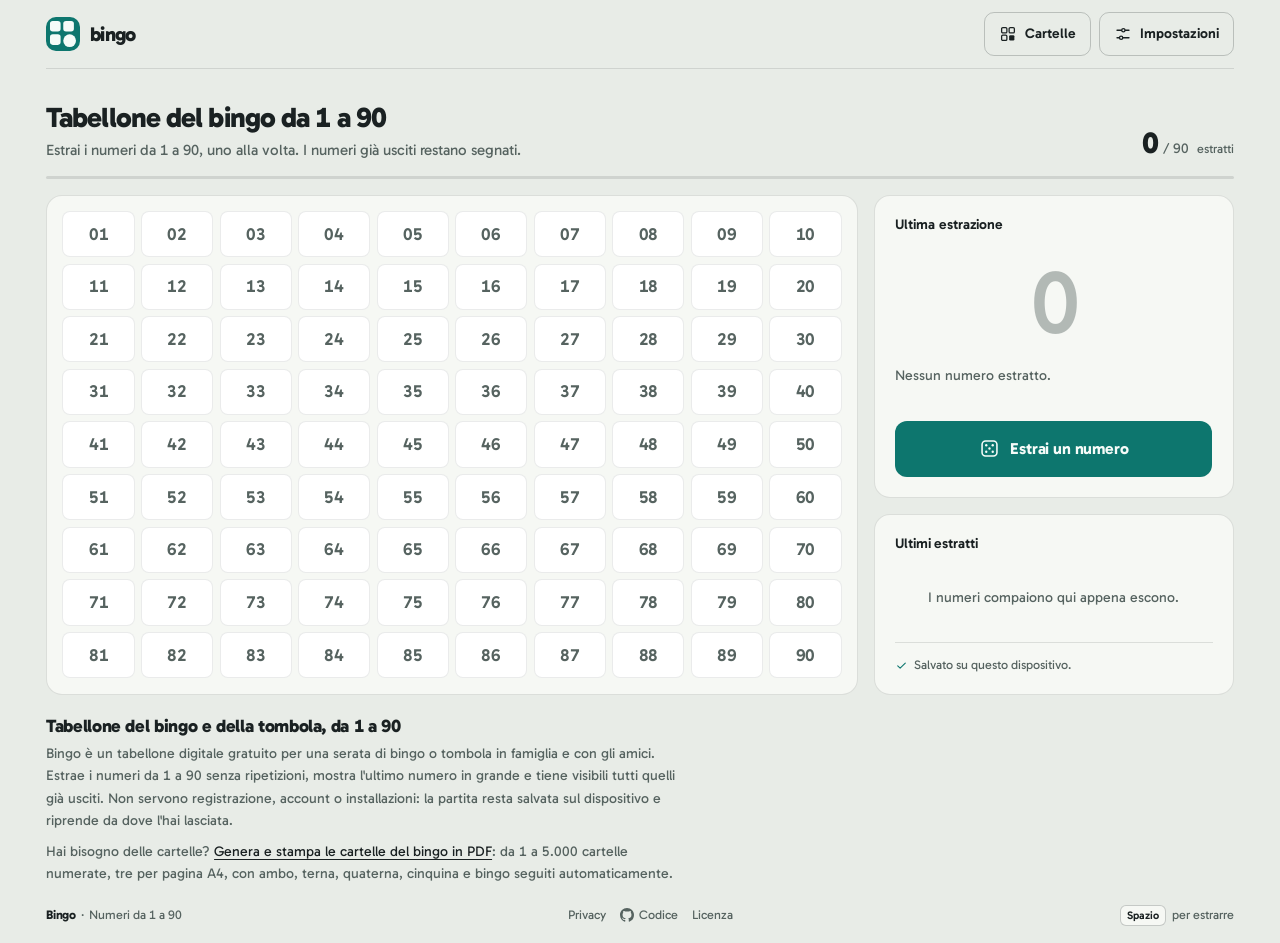
<file: index.html>
<!doctype html>
<html lang="it" class="no-js" data-type="software" data-radius="soft" data-buttons="solid">
<head>
<meta charset="utf-8">
<meta name="viewport" content="width=device-width, initial-scale=1, viewport-fit=cover">
<title>Bingo e tombola: tabellone digitale da 1 a 90</title>
<meta name="description" content="Estrai i numeri da 1 a 90, vedi l'ultimo in grande e tieni traccia di quelli usciti. Gratis, senza registrazione; la partita resta salvata sul dispositivo.">
<meta name="robots" content="index, follow, max-image-preview:large">
<link rel="canonical" href="https://bingo.poppi.cc/">
<meta name="page-type" content="software">
<meta name="site-kind" content="software">
<meta name="color-scheme" content="dark light">
<meta name="theme-color" content="#121617" id="theme-color">
<meta property="og:type" content="website">
<meta property="og:site_name" content="Bingo">
<meta property="og:locale" content="it_IT">
<meta property="og:url" content="https://bingo.poppi.cc/">
<meta property="og:title" content="Bingo e tombola: tabellone digitale da 1 a 90">
<meta property="og:description" content="Estrai i numeri da 1 a 90, vedi l'ultimo in grande e riprendi la partita dal dispositivo. Gratis, senza registrazione.">
<meta property="og:image" content="https://bingo.poppi.cc/assets/og-image.png">
<meta property="og:image:type" content="image/png">
<meta property="og:image:width" content="1200">
<meta property="og:image:height" content="630">
<meta property="og:image:alt" content="Bingo: tabellone digitale da 1 a 90 e cartelle da stampare">
<meta name="twitter:card" content="summary_large_image">
<meta name="twitter:title" content="Bingo e tombola: tabellone digitale da 1 a 90">
<meta name="twitter:description" content="Estrai i numeri da 1 a 90, vedi l'ultimo in grande e riprendi la partita dal dispositivo. Gratis, senza registrazione.">
<meta name="twitter:image" content="https://bingo.poppi.cc/assets/og-image.png">
<meta name="twitter:image:alt" content="Bingo: tabellone digitale da 1 a 90 e cartelle da stampare">
<script type="application/ld+json">
{
  "@context": "https://schema.org",
  "@graph": [
    {
      "@type": "WebSite",
      "@id": "https://bingo.poppi.cc/#website",
      "url": "https://bingo.poppi.cc/",
      "name": "Bingo",
      "description": "Tabellone digitale da 1 a 90 con estrazione dei numeri e cartelle da stampare.",
      "inLanguage": "it",
      "sameAs": [
        "https://github.com/rizzonicola/bingo"
      ]
    },
    {
      "@type": "WebApplication",
      "@id": "https://bingo.poppi.cc/#app",
      "name": "Tabellone del bingo",
      "url": "https://bingo.poppi.cc/",
      "description": "Estrai i numeri da 1 a 90 uno alla volta, vedi l'ultimo in grande e tieni traccia di tutti quelli usciti.",
      "applicationCategory": "GameApplication",
      "operatingSystem": "Any",
      "browserRequirements": "Requires JavaScript",
      "inLanguage": "it",
      "isAccessibleForFree": true,
      "offers": {
        "@type": "Offer",
        "price": "0",
        "priceCurrency": "EUR"
      },
      "featureList": [
        "Estrazione casuale dei numeri da 1 a 90 senza ripetizioni",
        "Ultimo numero in grande e cronologia degli estratti",
        "Partita salvata sul dispositivo",
        "Nomi tradizionali napoletani",
        "Interfaccia in italiano, inglese e francese"
      ],
      "isPartOf": {
        "@id": "https://bingo.poppi.cc/#website"
      }
    }
  ]
}
</script>
<link rel="icon" href="favicon.svg" type="image/svg+xml">
<link rel="icon" href="assets/icons/favicon-32.png" sizes="32x32" type="image/png">
<link rel="icon" href="assets/icons/favicon-16.png" sizes="16x16" type="image/png">
<link rel="icon" href="favicon.ico" sizes="48x48">
<link rel="apple-touch-icon" href="assets/icons/apple-touch-icon.png">
<link rel="manifest" href="site.webmanifest">
<link rel="preload" href="assets/fonts/gabarito-latin.woff2" as="font" type="font/woff2" crossorigin>
<link rel="stylesheet" href="assets/styles.css">
<script>
  (() => {
    const root = document.documentElement;
    root.classList.replace('no-js', 'js');
    let prefs = {};
    // Legacy key kept so existing preferences survive the rebrand.
    try { prefs = JSON.parse(localStorage.getItem('tombola.prefs.v1') || '{}') || {}; } catch (error) {}
    const colors = {
      light: '#e8ece7',
      dark: '#121617',
      christmas: '#0c1711',
      'christmas-light': '#f1e8d8',
      'christmas-red': '#1b0c0d',
    };
    const theme = Object.hasOwn(colors, prefs.theme)
      ? prefs.theme
      : (matchMedia('(prefers-color-scheme: dark)').matches ? 'dark' : 'light');
    root.dataset.theme = theme;
    const meta = document.querySelector('meta[name="theme-color"]');
    if (meta) meta.content = colors[theme];
  })();
</script>
<script src="assets/names.js" defer></script>
<script src="assets/copy.js" defer></script>
<script src="assets/common.js" defer></script>
<script src="assets/board-ui.js" defer></script>
<script src="assets/app.js" defer></script>
</head>
<body>
<a class="skip-link" href="#main" data-i18n="skip">Vai al tabellone</a>

<div class="app">
  <header class="topbar">
    <a class="brand" href="./" aria-label="Bingo">
      <span class="brand__mark" aria-hidden="true">
        <svg class="brand__glyph" viewBox="0 0 256 256" focusable="false">
          <g fill="currentColor">
            <rect x="30" y="30" width="80" height="80" rx="21"/>
            <rect x="130" y="30" width="80" height="80" rx="21"/>
            <rect x="30" y="130" width="80" height="80" rx="21"/>
            <circle cx="178" cy="178" r="48"/>
          </g>
        </svg>
        <svg class="brand__hat" viewBox="0 0 48 40" focusable="false">
          <path d="M7 31C5 19 13 7 25 5c7-1.2 12 1 15 5 2 2.8 1.5 6-1 7.5-2.5 1.5-5.5.5-7-2-2.2-3.7-6.2-5-10.5-4-6.5 1.5-10 8.5-9 18.5Z" fill="#c7352c" stroke="#f8f3e7" stroke-width="2.5" stroke-linejoin="round"/>
          <rect x="4" y="29" width="36" height="9" rx="4.5" fill="#f8f3e7"/>
          <circle cx="43" cy="9" r="5" fill="#f8f3e7"/>
        </svg>
      </span>
      <span class="brand__word">bingo</span>
    </a>
    <div class="topbar__actions">
      <a class="mode-link" href="cards.html" data-i18n-aria="cardsLink">
        <svg class="icon" viewBox="0 0 24 24" aria-hidden="true">
          <rect x="3.5" y="3.5" width="7" height="7" rx="1.6" fill="none" stroke="currentColor" stroke-width="1.7"/>
          <rect x="13.5" y="3.5" width="7" height="7" rx="1.6" fill="none" stroke="currentColor" stroke-width="1.7"/>
          <rect x="3.5" y="13.5" width="7" height="7" rx="1.6" fill="none" stroke="currentColor" stroke-width="1.7"/>
          <rect x="13.5" y="13.5" width="7" height="7" rx="1.6" fill="currentColor"/>
        </svg>
        <span data-i18n="cards">Cartelle</span>
      </a>
      <button class="settings-button" type="button" id="open-settings" aria-haspopup="dialog" data-i18n-aria="settings">
        <svg class="icon" viewBox="0 0 24 24" aria-hidden="true">
          <path d="M4 7h6M15 7h5M4 17h3M12 17h8" fill="none" stroke="currentColor" stroke-width="1.7" stroke-linecap="round"/>
          <circle cx="12.5" cy="7" r="2.2" fill="none" stroke="currentColor" stroke-width="1.7"/>
          <circle cx="9.5" cy="17" r="2.2" fill="none" stroke="currentColor" stroke-width="1.7"/>
        </svg>
        <span data-i18n="settings">Impostazioni</span>
      </button>
    </div>
  </header>

  <main id="main">
    <header class="page-head">
      <div class="page-head__copy">
        <h1 data-i18n="title">Tabellone del bingo da 1 a 90</h1>
        <p class="page-head__intro" data-i18n="intro">Estrai i numeri da 1 a 90, uno alla volta. I numeri già usciti restano segnati.</p>
      </div>
      <p class="tally" aria-hidden="true">
        <strong id="drawn-count">0</strong><span class="tally__total">/ 90</span>
        <span class="tally__label" data-i18n="drawnLabel">estratti</span>
      </p>
      <div class="progress" id="progress" role="progressbar" aria-valuemin="0" aria-valuemax="90" aria-valuenow="0" aria-label="Numeri estratti" data-i18n-aria="progressLabel">
        <span class="progress__fill" id="progress-fill"></span>
      </div>
    </header>

    <div class="game">
      <section class="stage" aria-labelledby="stage-title">
        <div class="stage__head">
          <h2 id="stage-title" data-i18n="lastDraw">Ultima estrazione</h2>
          <p class="stage__draw-count" id="stage-ordinal" hidden></p>
        </div>
        <div class="stage__number-wrap">
          <p class="stage__number is-empty" id="last-number" aria-hidden="true">0</p>
          <p class="stage__name" id="last-name" aria-hidden="true" hidden></p>
          <p class="sr-only" id="last-number-sr"></p>
        </div>
        <p class="stage__status" id="stage-status" data-i18n="noDraw">Nessun numero estratto.</p>
        <div class="stage__actions">
          <button class="btn-draw" type="button" id="draw-button" disabled>
            <svg class="btn-draw__icon" viewBox="0 0 24 24" aria-hidden="true">
              <rect x="3.5" y="3.5" width="17" height="17" rx="4" fill="none" stroke="currentColor" stroke-width="1.8"/>
              <circle cx="8.3" cy="8.3" r="1.35" fill="currentColor"/>
              <circle cx="15.7" cy="8.3" r="1.35" fill="currentColor"/>
              <circle cx="12" cy="12" r="1.35" fill="currentColor"/>
              <circle cx="8.3" cy="15.7" r="1.35" fill="currentColor"/>
              <circle cx="15.7" cy="15.7" r="1.35" fill="currentColor"/>
            </svg>
            <span data-i18n="draw">Estrai un numero</span>
          </button>
        </div>
      </section>

      <section class="board-panel" aria-labelledby="board-sr-title">
        <h2 class="sr-only" id="board-sr-title" data-i18n="boardTitle">Numeri da 1 a 90</h2>
        <ol class="board" id="board" aria-label="Tabellone dei numeri da 1 a 90" data-i18n-aria="boardLabel"></ol>
        <noscript><p class="noscript">Per estrarre i numeri serve JavaScript.</p></noscript>
      </section>

      <section class="history" aria-labelledby="history-title">
        <div class="history__head">
          <h2 id="history-title" data-i18n="recent">Ultimi estratti</h2>
          <button class="text-button" type="button" id="reset-button" hidden>
            <svg class="icon icon--small" viewBox="0 0 24 24" aria-hidden="true">
              <path d="M20 11a8 8 0 1 0-2.4 6.4" fill="none" stroke="currentColor" stroke-width="1.8" stroke-linecap="round"/>
              <path d="M20 4.5V11h-6.5" fill="none" stroke="currentColor" stroke-width="1.8" stroke-linecap="round" stroke-linejoin="round"/>
            </svg>
            <span data-i18n="restart">Ricomincia</span>
          </button>
        </div>
        <p class="history__empty" id="history-empty" data-i18n="recentEmpty">I numeri compaiono qui appena escono.</p>
        <ol class="history__list" id="history-list" hidden></ol>
        <p class="history__saved">
          <svg class="icon icon--tiny" viewBox="0 0 24 24" aria-hidden="true">
            <path d="M5 12.5l4.5 4.5L19 7.5" fill="none" stroke="currentColor" stroke-width="2" stroke-linecap="round" stroke-linejoin="round"/>
          </svg>
          <span data-i18n="saved">Salvato su questo dispositivo.</span>
        </p>
      </section>
    </div>

    <section class="about" aria-labelledby="about-title" lang="it">
      <h2 id="about-title">Tabellone del bingo e della tombola, da 1 a 90</h2>
      <p>Bingo è un tabellone digitale gratuito per una serata di bingo o tombola in famiglia e con gli amici. Estrae i numeri da 1 a 90 senza ripetizioni, mostra l'ultimo numero in grande e tiene visibili tutti quelli già usciti. Non servono registrazione, account o installazioni: la partita resta salvata sul dispositivo e riprende da dove l'hai lasciata.</p>
      <p>Hai bisogno delle cartelle? <a href="cards.html">Genera e stampa le cartelle del bingo in PDF</a>: da 1 a 5.000 cartelle numerate, tre per pagina A4, con ambo, terna, quaterna, cinquina e bingo seguiti automaticamente.</p>
    </section>
  </main>

  <footer class="foot">
    <p><span class="foot__brand">Bingo</span> <span class="foot__sep" aria-hidden="true">·</span> <span data-i18n="numbers">Numeri da 1 a 90</span></p>
    <nav class="foot__links" aria-label="Informazioni sul progetto" data-i18n-aria="projectLinks">
      <a href="privacy.html" data-i18n="privacy">Privacy</a>
      <a href="https://github.com/rizzonicola/bingo" target="_blank" rel="noopener">
        <svg class="icon" viewBox="0 0 16 16" aria-hidden="true">
          <path fill="currentColor" d="M8 0C3.58 0 0 3.58 0 8c0 3.54 2.29 6.53 5.47 7.59.4.07.55-.17.55-.38 0-.19-.01-.82-.01-1.49-2.01.37-2.53-.49-2.69-.94-.09-.23-.48-.94-.82-1.13-.28-.15-.68-.52-.01-.53.63-.01 1.08.58 1.23.82.72 1.21 1.87.87 2.33.66.07-.52.28-.87.51-1.07-1.78-.2-3.64-.89-3.64-3.95 0-.87.31-1.59.82-2.15-.08-.2-.36-1.02.08-2.12 0 0 .67-.21 2.2.82.64-.18 1.32-.27 2-.27s1.36.09 2 .27c1.53-1.04 2.2-.82 2.2-.82.44 1.1.16 1.92.08 2.12.51.56.82 1.27.82 2.15 0 3.07-1.87 3.75-3.65 3.95.29.25.54.73.54 1.48 0 1.07-.01 1.93-.01 2.2 0 .21.15.46.55.38A8.01 8.01 0 0 0 16 8c0-4.42-3.58-8-8-8Z"/>
        </svg>
        <span data-i18n="source">Codice</span>
      </a>
      <a href="https://github.com/rizzonicola/bingo/blob/main/LICENSE" target="_blank" rel="noopener" data-i18n="license">Licenza</a>
    </nav>
    <p class="shortcut"><kbd data-i18n="spaceKey">Spazio</kbd> <span data-i18n="shortcut">per estrarre</span></p>
  </footer>
</div>

<p class="sr-only" id="live-region" aria-live="polite"></p>

<dialog class="drawer" id="settings-dialog" aria-labelledby="settings-title" aria-describedby="settings-lede">
  <div class="drawer__panel">
    <header class="drawer__head">
      <h2 id="settings-title" data-i18n="settings">Impostazioni</h2>
      <button class="icon-button" type="button" data-close aria-label="Chiudi" data-i18n-aria="close">
        <svg class="icon" viewBox="0 0 24 24" aria-hidden="true">
          <path d="M6 6l12 12M18 6 6 18" fill="none" stroke="currentColor" stroke-width="1.8" stroke-linecap="round"/>
        </svg>
      </button>
    </header>
    <p class="drawer__lede" id="settings-lede" data-i18n="settingsLede">La lingua e il colore si cambiano quando vuoi. Le modifiche restano su questo dispositivo.</p>

    <fieldset class="setting">
      <legend data-i18n="language">Lingua</legend>
      <div class="choices choices--language">
        <label class="choice">
          <input class="sr-only" type="radio" name="language" value="system">
          <span class="choice__body">
            <span class="choice__badge" aria-hidden="true">
              <svg class="icon" viewBox="0 0 24 24">
                <rect x="3" y="4" width="18" height="13" rx="2.5" fill="none" stroke="currentColor" stroke-width="1.7"/>
                <path d="M8 21h8M12 17v4" fill="none" stroke="currentColor" stroke-width="1.7" stroke-linecap="round"/>
              </svg>
            </span>
            <span class="choice__label">
              <span data-i18n="system">Sistema</span>
              <small id="detected-language">Italiano</small>
            </span>
            <span class="choice__mark" aria-hidden="true"></span>
          </span>
        </label>
        <label class="choice">
          <input class="sr-only" type="radio" name="language" value="it">
          <span class="choice__body">
            <span class="choice__badge" aria-hidden="true">IT</span>
            <span class="choice__label">Italiano</span>
            <span class="choice__mark" aria-hidden="true"></span>
          </span>
        </label>
        <label class="choice">
          <input class="sr-only" type="radio" name="language" value="en">
          <span class="choice__body">
            <span class="choice__badge" aria-hidden="true">EN</span>
            <span class="choice__label">English</span>
            <span class="choice__mark" aria-hidden="true"></span>
          </span>
        </label>
        <label class="choice">
          <input class="sr-only" type="radio" name="language" value="fr">
          <span class="choice__body">
            <span class="choice__badge" aria-hidden="true">FR</span>
            <span class="choice__label">Français</span>
            <span class="choice__mark" aria-hidden="true"></span>
          </span>
        </label>
      </div>
    </fieldset>

    <fieldset class="setting">
      <legend data-i18n="names">Nomi napoletani</legend>
      <label class="toggle">
        <input class="sr-only" type="checkbox" id="neapolitan-names" aria-labelledby="names-toggle-label" aria-describedby="names-toggle-hint">
        <span class="toggle__body">
          <span class="toggle__copy">
            <span class="toggle__label" id="names-toggle-label" data-i18n="namesToggle">Mostra il nome tradizionale</span>
            <small id="names-toggle-hint" data-i18n="namesHint">Sotto il numero compare il nome tradizionale napoletano.</small>
          </span>
          <span class="toggle__switch" aria-hidden="true">
            <span class="toggle__thumb"></span>
          </span>
        </span>
      </label>
    </fieldset>

    <fieldset class="setting">
      <legend data-i18n="color">Colore</legend>
      <div class="choices choices--theme">
        <label class="choice">
          <input class="sr-only" type="radio" name="theme" value="system">
          <span class="choice__body choice__body--stacked">
            <span class="swatch swatch--system" aria-hidden="true"></span>
            <span class="choice__label" data-i18n="system">Sistema</span>
            <span class="choice__mark" aria-hidden="true"></span>
          </span>
        </label>
        <label class="choice">
          <input class="sr-only" type="radio" name="theme" value="light">
          <span class="choice__body choice__body--stacked">
            <span class="swatch swatch--light" aria-hidden="true"></span>
            <span class="choice__label" data-i18n="light">Chiaro</span>
            <span class="choice__mark" aria-hidden="true"></span>
          </span>
        </label>
        <label class="choice">
          <input class="sr-only" type="radio" name="theme" value="dark">
          <span class="choice__body choice__body--stacked">
            <span class="swatch swatch--dark" aria-hidden="true"></span>
            <span class="choice__label" data-i18n="dark">Scuro</span>
            <span class="choice__mark" aria-hidden="true"></span>
          </span>
        </label>
        <label class="choice">
          <input class="sr-only" type="radio" name="theme" value="christmas">
          <span class="choice__body choice__body--stacked">
            <span class="swatch swatch--xmas" aria-hidden="true"></span>
            <span class="choice__label" data-i18n="christmas">Natale</span>
            <span class="choice__mark" aria-hidden="true"></span>
          </span>
        </label>
        <label class="choice">
          <input class="sr-only" type="radio" name="theme" value="christmas-light">
          <span class="choice__body choice__body--stacked">
            <span class="swatch swatch--xmas-light" aria-hidden="true"></span>
            <span class="choice__label" data-i18n="christmasLight">Crema</span>
            <span class="choice__mark" aria-hidden="true"></span>
          </span>
        </label>
        <label class="choice">
          <input class="sr-only" type="radio" name="theme" value="christmas-red">
          <span class="choice__body choice__body--stacked">
            <span class="swatch swatch--xmas-red" aria-hidden="true"></span>
            <span class="choice__label" data-i18n="christmasRed">Rosso</span>
            <span class="choice__mark" aria-hidden="true"></span>
          </span>
        </label>
      </div>
    </fieldset>

    <div class="drawer__foot">
      <button class="btn-secondary btn-secondary--wide" type="button" data-close data-i18n="done">Fatto</button>
    </div>
  </div>
</dialog>

<dialog class="confirm" id="reset-dialog" role="alertdialog" aria-labelledby="reset-title" aria-describedby="reset-body">
  <form method="dialog">
    <h2 id="reset-title" data-i18n="resetTitle">Ricominciare da capo?</h2>
    <p class="confirm__body" id="reset-body" data-i18n="resetBody">Tutti i numeri tornano disponibili e il tabellone si svuota. L'operazione non si può annullare.</p>
    <div class="confirm__actions">
      <button class="btn-secondary" value="cancel" data-i18n="cancel">Annulla</button>
      <button class="btn-danger" value="confirm" id="confirm-reset" data-i18n="restart">Ricomincia</button>
    </div>
  </form>
</dialog>

<noscript><p class="noscript noscript--fixed">Per estrarre i numeri serve JavaScript.</p></noscript>
</body>
</html>
</file>
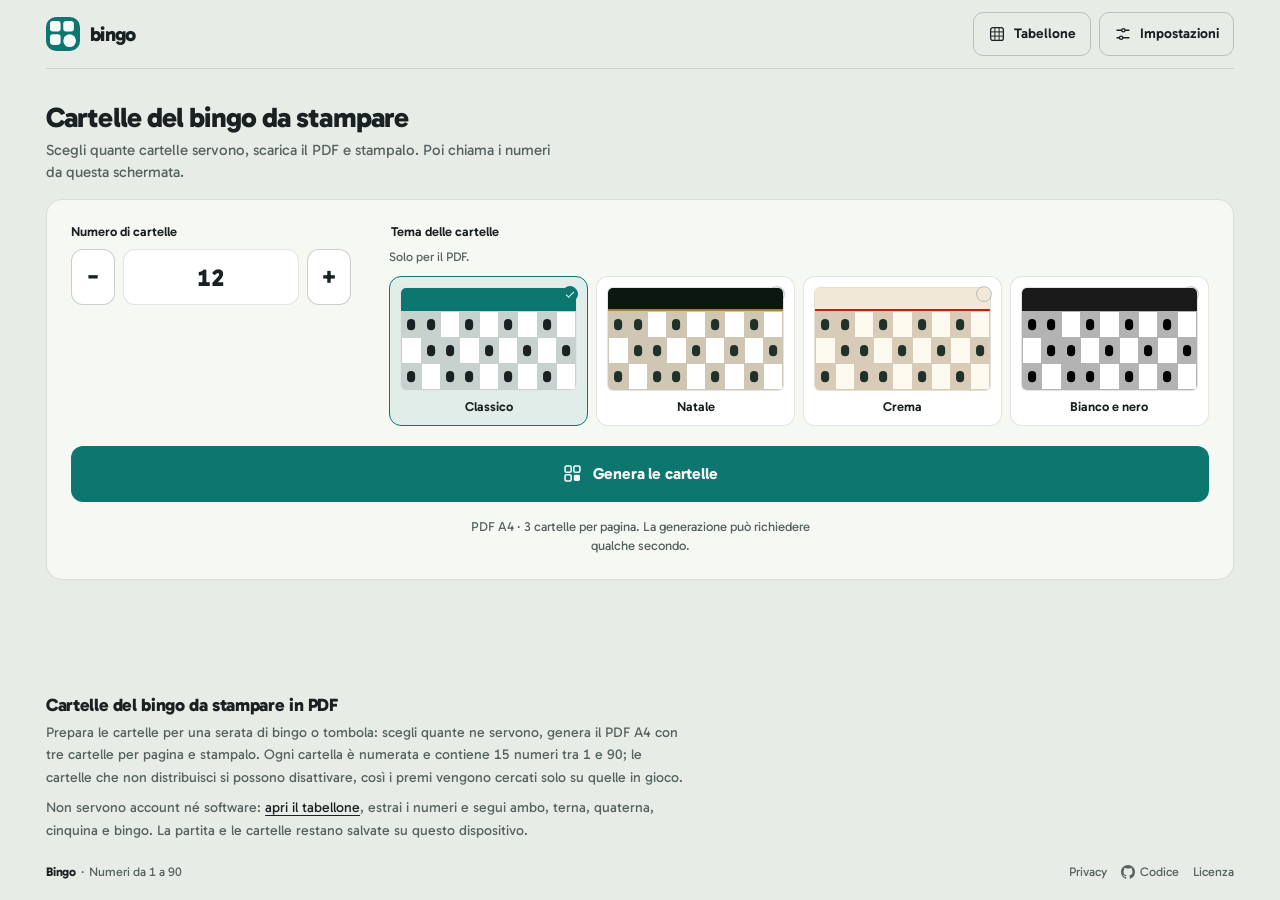
<file: cards.html>
<!doctype html>
<html lang="it" class="no-js" data-type="software" data-radius="soft" data-buttons="solid">
<head>
<meta charset="utf-8">
<meta name="viewport" content="width=device-width, initial-scale=1, viewport-fit=cover">
<title>Cartelle del bingo da stampare in PDF, gratis</title>
<meta name="description" content="Genera fino a 5.000 cartelle numerate e scarica il PDF A4 da stampare: tre per pagina, con ambo, terna, quaterna, cinquina e bingo. Gratis, senza registrazione.">
<meta name="robots" content="index, follow, max-image-preview:large">
<link rel="canonical" href="https://bingo.poppi.cc/cards">
<meta name="page-type" content="software">
<meta name="site-kind" content="software">
<meta name="color-scheme" content="dark light">
<meta name="theme-color" content="#121617" id="theme-color">
<meta property="og:type" content="website">
<meta property="og:site_name" content="Bingo">
<meta property="og:locale" content="it_IT">
<meta property="og:url" content="https://bingo.poppi.cc/cards">
<meta property="og:title" content="Cartelle del bingo da stampare in PDF, gratis">
<meta property="og:description" content="Genera fino a 5.000 cartelle numerate, scarica il PDF A4 e segui ambo, terna, quaterna, cinquina e bingo.">
<meta property="og:image" content="https://bingo.poppi.cc/assets/og-image.png">
<meta property="og:image:type" content="image/png">
<meta property="og:image:width" content="1200">
<meta property="og:image:height" content="630">
<meta property="og:image:alt" content="Bingo: tabellone digitale da 1 a 90 e cartelle da stampare">
<meta name="twitter:card" content="summary_large_image">
<meta name="twitter:title" content="Cartelle del bingo da stampare in PDF, gratis">
<meta name="twitter:description" content="Genera fino a 5.000 cartelle numerate, scarica il PDF A4 e segui ambo, terna, quaterna, cinquina e bingo.">
<meta name="twitter:image" content="https://bingo.poppi.cc/assets/og-image.png">
<meta name="twitter:image:alt" content="Bingo: tabellone digitale da 1 a 90 e cartelle da stampare">
<script type="application/ld+json">
{
  "@context": "https://schema.org",
  "@graph": [
    {
      "@type": "WebApplication",
      "@id": "https://bingo.poppi.cc/cards#app",
      "name": "Cartelle del bingo da stampare",
      "url": "https://bingo.poppi.cc/cards",
      "description": "Genera fino a 5.000 cartelle del bingo numerate e scarica il PDF A4 da stampare, tre per pagina.",
      "applicationCategory": "GameApplication",
      "operatingSystem": "Any",
      "browserRequirements": "Requires JavaScript",
      "inLanguage": "it",
      "isAccessibleForFree": true,
      "offers": {
        "@type": "Offer",
        "price": "0",
        "priceCurrency": "EUR"
      },
      "featureList": [
        "Fino a 5.000 cartelle numerate",
        "PDF A4 con tre cartelle per pagina",
        "Ambo, terna, quaterna, cinquina e bingo",
        "Cartelle non distribuite disattivabili"
      ],
      "isPartOf": {
        "@id": "https://bingo.poppi.cc/#website"
      }
    },
    {
      "@type": "BreadcrumbList",
      "itemListElement": [
        {
          "@type": "ListItem",
          "position": 1,
          "name": "Tabellone",
          "item": "https://bingo.poppi.cc/"
        },
        {
          "@type": "ListItem",
          "position": 2,
          "name": "Cartelle",
          "item": "https://bingo.poppi.cc/cards"
        }
      ]
    }
  ]
}
</script>
<link rel="icon" href="favicon.svg" type="image/svg+xml">
<link rel="icon" href="assets/icons/favicon-32.png" sizes="32x32" type="image/png">
<link rel="icon" href="assets/icons/favicon-16.png" sizes="16x16" type="image/png">
<link rel="icon" href="favicon.ico" sizes="48x48">
<link rel="apple-touch-icon" href="assets/icons/apple-touch-icon.png">
<link rel="manifest" href="site.webmanifest">
<link rel="preload" href="assets/fonts/gabarito-latin.woff2" as="font" type="font/woff2" crossorigin>
<link rel="stylesheet" href="assets/styles.css">
<link rel="stylesheet" href="assets/cartelle.css">
<script>
  (() => {
    const root = document.documentElement;
    root.classList.replace('no-js', 'js');
    let prefs = {};
    // Legacy key kept so existing preferences survive the rebrand.
    try { prefs = JSON.parse(localStorage.getItem('tombola.prefs.v1') || '{}') || {}; } catch (error) {}
    const colors = {
      light: '#e8ece7',
      dark: '#121617',
      christmas: '#0c1711',
      'christmas-light': '#f1e8d8',
      'christmas-red': '#1b0c0d',
    };
    const theme = Object.hasOwn(colors, prefs.theme)
      ? prefs.theme
      : (matchMedia('(prefers-color-scheme: dark)').matches ? 'dark' : 'light');
    root.dataset.theme = theme;
    const meta = document.querySelector('meta[name="theme-color"]');
    if (meta) meta.content = colors[theme];
  })();
</script>
<script src="assets/names.js" defer></script>
<script src="assets/copy.js" defer></script>
<script src="assets/common.js" defer></script>
<script src="assets/cards.js" defer></script>
<script src="assets/prizes.js" defer></script>
<script src="assets/pdf.js" defer></script>
<script src="assets/board-ui.js" defer></script>
<script src="assets/game-state.js" defer></script>
<script src="assets/cartelle.js" defer></script>
</head>
<body>
<a class="skip-link" href="#main" data-i18n="skip">Vai alle cartelle</a>

<div class="app">
  <header class="topbar">
    <a class="brand" href="./" aria-label="Bingo">
      <span class="brand__mark" aria-hidden="true">
        <svg class="brand__glyph" viewBox="0 0 256 256" focusable="false">
          <g fill="currentColor">
            <rect x="30" y="30" width="80" height="80" rx="21"/>
            <rect x="130" y="30" width="80" height="80" rx="21"/>
            <rect x="30" y="130" width="80" height="80" rx="21"/>
            <circle cx="178" cy="178" r="48"/>
          </g>
        </svg>
        <svg class="brand__hat" viewBox="0 0 48 40" focusable="false">
          <path d="M7 31C5 19 13 7 25 5c7-1.2 12 1 15 5 2 2.8 1.5 6-1 7.5-2.5 1.5-5.5.5-7-2-2.2-3.7-6.2-5-10.5-4-6.5 1.5-10 8.5-9 18.5Z" fill="#c7352c" stroke="#f8f3e7" stroke-width="2.5" stroke-linejoin="round"/>
          <rect x="4" y="29" width="36" height="9" rx="4.5" fill="#f8f3e7"/>
          <circle cx="43" cy="9" r="5" fill="#f8f3e7"/>
        </svg>
      </span>
      <span class="brand__word">bingo</span>
    </a>
    <div class="topbar__actions">
      <a class="mode-link" href="./" data-i18n-aria="boardLink" aria-label="Torna al tabellone">
        <svg class="icon" viewBox="0 0 24 24" aria-hidden="true">
          <rect x="3.5" y="3.5" width="17" height="17" rx="3" fill="none" stroke="currentColor" stroke-width="1.7"/>
          <path d="M9.2 3.5v17M14.8 3.5v17M3.5 9.2h17M3.5 14.8h17" fill="none" stroke="currentColor" stroke-width="1.3"/>
        </svg>
        <span data-i18n="board">Tabellone</span>
      </a>
      <button class="settings-button" type="button" id="open-settings" aria-haspopup="dialog" data-i18n-aria="settings">
        <svg class="icon" viewBox="0 0 24 24" aria-hidden="true">
          <path d="M4 7h6M15 7h5M4 17h3M12 17h8" fill="none" stroke="currentColor" stroke-width="1.7" stroke-linecap="round"/>
          <circle cx="12.5" cy="7" r="2.2" fill="none" stroke="currentColor" stroke-width="1.7"/>
          <circle cx="9.5" cy="17" r="2.2" fill="none" stroke="currentColor" stroke-width="1.7"/>
        </svg>
        <span data-i18n="settings">Impostazioni</span>
      </button>
    </div>
  </header>

  <main id="main">
    <header class="page-head">
      <div class="page-head__copy">
        <h1 id="page-title">Cartelle del bingo da stampare</h1>
        <p class="page-head__intro" id="page-intro">Scegli quante cartelle servono, scarica il PDF e stampalo. Poi chiama i numeri da questa schermata.</p>
      </div>
      <div class="page-head__tools" id="page-tools" hidden>
        <p class="tally" aria-hidden="true">
          <strong id="drawn-count">0</strong><span class="tally__total">/ 90</span>
          <span class="tally__label" data-i18n="drawnLabel">estratti</span>
        </p>
        <button class="settings-button cards-trigger" type="button" id="open-cards" aria-haspopup="dialog">
          <svg class="icon" viewBox="0 0 24 24" aria-hidden="true">
            <rect x="3.5" y="3.5" width="7" height="7" rx="1.6" fill="none" stroke="currentColor" stroke-width="1.7"/>
            <rect x="13.5" y="3.5" width="7" height="7" rx="1.6" fill="none" stroke="currentColor" stroke-width="1.7"/>
            <rect x="3.5" y="13.5" width="7" height="7" rx="1.6" fill="none" stroke="currentColor" stroke-width="1.7"/>
            <rect x="13.5" y="13.5" width="7" height="7" rx="1.6" fill="currentColor"/>
          </svg>
          <span id="cards-button-label">Cartelle · 0 attive</span>
        </button>
      </div>
      <div class="progress" id="progress" role="progressbar" aria-valuemin="0" aria-valuemax="90" aria-valuenow="0" aria-label="Numeri estratti" data-i18n-aria="progressLabel" hidden>
        <span class="progress__fill" id="progress-fill"></span>
      </div>
    </header>

    <section class="setup" id="setup-view" aria-labelledby="page-title">
      <form class="setup-panel" id="setup-form" novalidate>
        <div class="setup-fields" id="setup-fields">
          <div class="field setup-count">
            <label class="field-label" for="card-count" data-i18n="count">Numero di cartelle</label>
            <div class="stepper">
              <button class="stepper__button" type="button" id="count-minus" data-i18n-aria="countMinus" aria-label="Una cartella in meno">−</button>
              <input class="stepper__input" id="card-count" name="count" type="number" inputmode="numeric" min="1" max="5000" step="1" value="12" aria-describedby="count-hint">
              <button class="stepper__button" type="button" id="count-plus" data-i18n-aria="countPlus" aria-label="Una cartella in più">+</button>
            </div>
            <p class="field-hint" id="count-hint" hidden>Da 1 a 5.000.</p>
          </div>

          <fieldset class="field setup-theme">
            <legend class="field-label" data-i18n="cardTheme">Tema delle cartelle</legend>
            <p class="field-hint field-hint--top" data-i18n="pdfOnly">Solo per il PDF.</p>
            <div class="theme-cards" id="theme-choices"></div>
          </fieldset>
        </div>

        <div class="setup-submit" id="setup-submit">
          <button class="btn-draw setup-download" type="submit" id="download-button">
            <svg class="btn-draw__icon" viewBox="0 0 24 24" aria-hidden="true">
              <rect x="3.5" y="3.5" width="7" height="7" rx="1.6" fill="none" stroke="currentColor" stroke-width="1.8"/>
              <rect x="13.5" y="3.5" width="7" height="7" rx="1.6" fill="none" stroke="currentColor" stroke-width="1.8"/>
              <rect x="3.5" y="13.5" width="7" height="7" rx="1.6" fill="none" stroke="currentColor" stroke-width="1.8"/>
              <rect x="13.5" y="13.5" width="7" height="7" rx="1.6" fill="currentColor"/>
            </svg>
            <span data-i18n="generate">Genera le cartelle</span>
          </button>
          <p class="setup-note" data-i18n="setupNote">PDF A4 · 3 cartelle per pagina. La generazione può richiedere qualche secondo.</p>
        </div>

        <div class="setup-progress" id="setup-progress" role="status" hidden>
          <span class="setup-spinner" aria-hidden="true"></span>
          <p class="setup-progress__text" id="setup-progress-text"></p>
        </div>

        <div class="setup-ready" id="setup-ready" hidden>
          <p class="setup-ready__title" id="setup-ready-title"></p>
          <button class="btn-draw" type="button" id="start-button">
            <svg class="btn-draw__icon" viewBox="0 0 24 24" aria-hidden="true">
              <path d="M12 3.5v11M7.5 10.5 12 15l4.5-4.5" fill="none" stroke="currentColor" stroke-width="1.8" stroke-linecap="round" stroke-linejoin="round"/>
              <path d="M4.5 17.5v1.2a1.8 1.8 0 0 0 1.8 1.8h11.4a1.8 1.8 0 0 0 1.8-1.8v-1.2" fill="none" stroke="currentColor" stroke-width="1.8" stroke-linecap="round"/>
            </svg>
            <span data-i18n="download">Scarica il PDF</span>
          </button>
          <p class="setup-note" data-i18n="readyNote">Scarica il PDF e stampalo. Poi chiama i numeri da qui.</p>
          <button class="text-button setup-change" type="button" id="change-count" data-i18n="changeCount">Cambia numero</button>
        </div>
        <p class="field-error setup-error" id="setup-error" role="alert" hidden></p>
      </form>
    </section>

    <section class="cartelle-game" id="game-view" hidden>
      <section class="board-panel" aria-labelledby="board-title">
        <h2 class="sr-only" id="board-title" data-i18n="boardTitle">Numeri da 1 a 90</h2>
        <ol class="board" id="board" aria-label="Tabellone dei numeri da 1 a 90" data-i18n-aria="boardLabel"></ol>
      </section>

      <section class="history" aria-labelledby="recent-title">
        <div class="history__head">
          <h2 id="recent-title" data-i18n="recent">Ultimi estratti</h2>
        </div>
        <p class="history__empty" id="recent-empty" data-i18n="recentEmpty">I numeri compaiono qui appena escono.</p>
        <ol class="history__list" id="recent-list" hidden></ol>
      </section>

      <div class="cartelle-rail">
        <section class="stage" aria-labelledby="stage-title">
          <div class="stage__head">
            <h2 id="stage-title" data-i18n="lastDraw">Ultima estrazione</h2>
            <p class="stage__draw-count" id="stage-ordinal" hidden></p>
          </div>
          <div class="stage__number-wrap">
            <p class="stage__number is-empty" id="last-number" aria-hidden="true">0</p>
            <p class="stage__name" id="last-name" aria-hidden="true" hidden></p>
            <p class="sr-only" id="last-number-sr"></p>
          </div>
          <p class="stage__status" id="stage-status" data-i18n="noDraw">Nessun numero estratto.</p>
          <div class="stage__actions">
            <button class="btn-draw" type="button" id="draw-button">
              <svg class="btn-draw__icon" viewBox="0 0 24 24" aria-hidden="true">
                <rect x="3.5" y="3.5" width="17" height="17" rx="4" fill="none" stroke="currentColor" stroke-width="1.8"/>
                <circle cx="8.3" cy="8.3" r="1.35" fill="currentColor"/>
                <circle cx="15.7" cy="8.3" r="1.35" fill="currentColor"/>
                <circle cx="12" cy="12" r="1.35" fill="currentColor"/>
                <circle cx="8.3" cy="15.7" r="1.35" fill="currentColor"/>
                <circle cx="15.7" cy="15.7" r="1.35" fill="currentColor"/>
              </svg>
              <span data-i18n="draw">Estrai un numero</span>
            </button>
          </div>
        </section>

        <section class="prizes prizes--latest" aria-labelledby="latest-title">
          <div class="prizes__head">
            <h2 id="latest-title" data-i18n="latestPrizes">Premi di questa estrazione</h2>
            <p class="prizes__meta" id="latest-meta" hidden></p>
          </div>
          <p class="prizes__notice" id="no-active-notice" data-i18n="noActive" hidden>Nessuna cartella attiva: i premi non verranno cercati.</p>
          <p class="prizes__empty" id="latest-empty" data-i18n="latestBefore">I premi compaiono dopo la prima estrazione.</p>
          <div class="prize-groups" id="latest-groups" hidden></div>
        </section>

        <section class="prizes prizes--previous" aria-labelledby="previous-title">
          <div class="prizes__head">
            <h2 id="previous-title" data-i18n="previousPrizes">Premi precedenti</h2>
            <button class="text-button" type="button" id="reset-button" hidden>
              <svg class="icon icon--small" viewBox="0 0 24 24" aria-hidden="true">
                <path d="M20 11a8 8 0 1 0-2.4 6.4" fill="none" stroke="currentColor" stroke-width="1.8" stroke-linecap="round"/>
                <path d="M20 4.5V11h-6.5" fill="none" stroke="currentColor" stroke-width="1.8" stroke-linecap="round" stroke-linejoin="round"/>
              </svg>
              <span data-i18n="restart">Ricomincia</span>
            </button>
          </div>
          <p class="prizes__empty" id="previous-empty" data-i18n="previousEmpty">Le estrazioni con premi compaiono qui.</p>
          <ol class="prize-log" id="previous-list" hidden></ol>
          <p class="history__saved">
            <svg class="icon icon--tiny" viewBox="0 0 24 24" aria-hidden="true">
              <path d="M5 12.5l4.5 4.5L19 7.5" fill="none" stroke="currentColor" stroke-width="2" stroke-linecap="round" stroke-linejoin="round"/>
            </svg>
            <span id="saved-label" data-i18n="saved">Salvato su questo dispositivo.</span>
          </p>
        </section>
      </div>
    </section>

    <section class="about" aria-labelledby="about-title" lang="it">
      <h2 id="about-title">Cartelle del bingo da stampare in PDF</h2>
      <p>Prepara le cartelle per una serata di bingo o tombola: scegli quante ne servono, genera il PDF A4 con tre cartelle per pagina e stampalo. Ogni cartella è numerata e contiene 15 numeri tra 1 e 90; le cartelle che non distribuisci si possono disattivare, così i premi vengono cercati solo su quelle in gioco.</p>
      <p>Non servono account né software: <a href="./">apri il tabellone</a>, estrai i numeri e segui ambo, terna, quaterna, cinquina e bingo. La partita e le cartelle restano salvate su questo dispositivo.</p>
    </section>
  </main>

  <footer class="foot">
    <p><span class="foot__brand">Bingo</span> <span class="foot__sep" aria-hidden="true">·</span> <span data-i18n="numbers">Numeri da 1 a 90</span></p>
    <nav class="foot__links" aria-label="Informazioni sul progetto" data-i18n-aria="projectLinks">
      <a href="privacy.html" data-i18n="privacy">Privacy</a>
      <a href="https://github.com/rizzonicola/bingo" target="_blank" rel="noopener">
        <svg class="icon" viewBox="0 0 16 16" aria-hidden="true">
          <path fill="currentColor" d="M8 0C3.58 0 0 3.58 0 8c0 3.54 2.29 6.53 5.47 7.59.4.07.55-.17.55-.38 0-.19-.01-.82-.01-1.49-2.01.37-2.53-.49-2.69-.94-.09-.23-.48-.94-.82-1.13-.28-.15-.68-.52-.01-.53.63-.01 1.08.58 1.23.82.72 1.21 1.87.87 2.33.66.07-.52.28-.87.51-1.07-1.78-.2-3.64-.89-3.64-3.95 0-.87.31-1.59.82-2.15-.08-.2-.36-1.02.08-2.12 0 0 .67-.21 2.2.82.64-.18 1.32-.27 2-.27s1.36.09 2 .27c1.53-1.04 2.2-.82 2.2-.82.44 1.1.16 1.92.08 2.12.51.56.82 1.27.82 2.15 0 3.07-1.87 3.75-3.65 3.95.29.25.54.73.54 1.48 0 1.07-.01 1.93-.01 2.2 0 .21.15.46.55.38A8.01 8.01 0 0 0 16 8c0-4.42-3.58-8-8-8Z"/>
        </svg>
        <span data-i18n="source">Codice</span>
      </a>
      <a href="https://github.com/rizzonicola/bingo/blob/main/LICENSE" target="_blank" rel="noopener" data-i18n="license">Licenza</a>
    </nav>
    <p class="shortcut"><kbd data-i18n="spaceKey">Spazio</kbd> <span data-i18n="shortcut">per estrarre</span></p>
  </footer>
</div>

<p class="sr-only" id="live-region" aria-live="polite"></p>

<dialog class="drawer cards-drawer" id="cards-dialog" aria-labelledby="cards-title" aria-describedby="cards-lede">
  <div class="drawer__panel">
    <header class="drawer__head">
      <h2 id="cards-title" data-i18n="cardsTitle">Cartelle</h2>
      <button class="icon-button" type="button" data-close aria-label="Chiudi" data-i18n-aria="close">
        <svg class="icon" viewBox="0 0 24 24" aria-hidden="true">
          <path d="M6 6l12 12M18 6 6 18" fill="none" stroke="currentColor" stroke-width="1.8" stroke-linecap="round"/>
        </svg>
      </button>
    </header>
    <p class="drawer__lede" id="cards-lede" data-i18n="cardsLede">Disattiva le cartelle che non hai distribuito: i premi vengono cercati solo tra quelle attive. Ogni premio va alle prime cartelle che lo raggiungono.</p>

    <p class="cards-summary" id="cards-summary"></p>

    <div class="setting cards-range">
      <label class="field-label" for="range-input" data-i18n="ranges">Intervalli</label>
      <p class="field-hint field-hint--top" id="range-hint" data-i18n="rangeHint">Per esempio 8-20, 27</p>
      <div class="range-row">
        <input class="range-input" id="range-input" type="text" autocomplete="off" aria-describedby="range-hint range-error">
        <button class="btn-secondary" type="button" id="disable-range" data-i18n="disable">Disattiva</button>
        <button class="btn-secondary" type="button" id="enable-range" data-i18n="enable">Riattiva</button>
      </div>
      <p class="field-error" id="range-error" role="alert" hidden></p>
    </div>

    <div class="cards-grid" id="cards-grid" role="group" aria-label="Scegli le cartelle attive" data-i18n-aria="cardsGridLabel"></div>
    <nav class="cards-pager" id="cards-pager" aria-label="Pagine delle cartelle" data-i18n-aria="pages" hidden>
      <button class="btn-secondary cards-pager__button" type="button" id="cards-prev" aria-label="Pagina precedente" data-i18n-aria="pagePrev" aria-controls="cards-grid">
        <svg class="icon" viewBox="0 0 24 24" aria-hidden="true">
          <path d="M14.5 6 8.5 12l6 6" fill="none" stroke="currentColor" stroke-width="1.8" stroke-linecap="round" stroke-linejoin="round"/>
        </svg>
      </button>
      <p class="cards-pager__status" id="cards-page" aria-live="polite"></p>
      <button class="btn-secondary cards-pager__button" type="button" id="cards-next" aria-label="Pagina successiva" data-i18n-aria="pageNext" aria-controls="cards-grid">
        <svg class="icon" viewBox="0 0 24 24" aria-hidden="true">
          <path d="M9.5 6l6 6-6 6" fill="none" stroke="currentColor" stroke-width="1.8" stroke-linecap="round" stroke-linejoin="round"/>
        </svg>
      </button>
    </nav>
    <p class="cards-legend" data-i18n="cardsLegend">Piena: attiva. Tratteggiata: non distribuita.</p>
    <p class="field-error" id="cards-error" role="alert" hidden></p>

    <div class="drawer__foot cards-drawer__foot">
      <div class="cards-drawer__utils">
        <button class="btn-secondary" type="button" id="redownload-button" data-i18n="redownload">Scarica di nuovo il PDF</button>
        <button class="text-button text-button--danger" type="button" id="new-cards-button" data-i18n="newCards">Nuove cartelle</button>
      </div>
      <button class="btn-secondary btn-secondary--wide" type="button" data-close data-i18n="done">Fatto</button>
    </div>
  </div>
</dialog>

<dialog class="drawer" id="settings-dialog" aria-labelledby="settings-title" aria-describedby="settings-lede">
  <div class="drawer__panel">
    <header class="drawer__head">
      <h2 id="settings-title" data-i18n="settings">Impostazioni</h2>
      <button class="icon-button" type="button" data-close aria-label="Chiudi" data-i18n-aria="close">
        <svg class="icon" viewBox="0 0 24 24" aria-hidden="true">
          <path d="M6 6l12 12M18 6 6 18" fill="none" stroke="currentColor" stroke-width="1.8" stroke-linecap="round"/>
        </svg>
      </button>
    </header>
    <p class="drawer__lede" id="settings-lede" data-i18n="settingsLede">La lingua, i nomi e il colore si cambiano quando vuoi. Le modifiche restano su questo dispositivo.</p>

    <fieldset class="setting">
      <legend data-i18n="language">Lingua</legend>
      <div class="choices choices--language">
        <label class="choice">
          <input class="sr-only" type="radio" name="language" value="system">
          <span class="choice__body">
            <span class="choice__badge" aria-hidden="true">
              <svg class="icon" viewBox="0 0 24 24">
                <rect x="3" y="4" width="18" height="13" rx="2.5" fill="none" stroke="currentColor" stroke-width="1.7"/>
                <path d="M8 21h8M12 17v4" fill="none" stroke="currentColor" stroke-width="1.7" stroke-linecap="round"/>
              </svg>
            </span>
            <span class="choice__label">
              <span data-i18n="system">Sistema</span>
              <small id="detected-language">Italiano</small>
            </span>
            <span class="choice__mark" aria-hidden="true"></span>
          </span>
        </label>
        <label class="choice">
          <input class="sr-only" type="radio" name="language" value="it">
          <span class="choice__body">
            <span class="choice__badge" aria-hidden="true">IT</span>
            <span class="choice__label">Italiano</span>
            <span class="choice__mark" aria-hidden="true"></span>
          </span>
        </label>
        <label class="choice">
          <input class="sr-only" type="radio" name="language" value="en">
          <span class="choice__body">
            <span class="choice__badge" aria-hidden="true">EN</span>
            <span class="choice__label">English</span>
            <span class="choice__mark" aria-hidden="true"></span>
          </span>
        </label>
        <label class="choice">
          <input class="sr-only" type="radio" name="language" value="fr">
          <span class="choice__body">
            <span class="choice__badge" aria-hidden="true">FR</span>
            <span class="choice__label">Français</span>
            <span class="choice__mark" aria-hidden="true"></span>
          </span>
        </label>
      </div>
    </fieldset>

    <fieldset class="setting">
      <legend data-i18n="names">Nomi napoletani</legend>
      <label class="toggle">
        <input class="sr-only" type="checkbox" id="neapolitan-names" aria-labelledby="names-toggle-label" aria-describedby="names-toggle-hint">
        <span class="toggle__body">
          <span class="toggle__copy">
            <span class="toggle__label" id="names-toggle-label" data-i18n="namesToggle">Mostra il nome tradizionale</span>
            <small id="names-toggle-hint" data-i18n="namesHint">Sotto il numero compare il nome tradizionale napoletano.</small>
          </span>
          <span class="toggle__switch" aria-hidden="true">
            <span class="toggle__thumb"></span>
          </span>
        </span>
      </label>
    </fieldset>

    <fieldset class="setting">
      <legend data-i18n="color">Colore</legend>
      <div class="choices choices--theme">
        <label class="choice">
          <input class="sr-only" type="radio" name="theme" value="system">
          <span class="choice__body choice__body--stacked">
            <span class="swatch swatch--system" aria-hidden="true"></span>
            <span class="choice__label" data-i18n="system">Sistema</span>
            <span class="choice__mark" aria-hidden="true"></span>
          </span>
        </label>
        <label class="choice">
          <input class="sr-only" type="radio" name="theme" value="light">
          <span class="choice__body choice__body--stacked">
            <span class="swatch swatch--light" aria-hidden="true"></span>
            <span class="choice__label" data-i18n="light">Chiaro</span>
            <span class="choice__mark" aria-hidden="true"></span>
          </span>
        </label>
        <label class="choice">
          <input class="sr-only" type="radio" name="theme" value="dark">
          <span class="choice__body choice__body--stacked">
            <span class="swatch swatch--dark" aria-hidden="true"></span>
            <span class="choice__label" data-i18n="dark">Scuro</span>
            <span class="choice__mark" aria-hidden="true"></span>
          </span>
        </label>
        <label class="choice">
          <input class="sr-only" type="radio" name="theme" value="christmas">
          <span class="choice__body choice__body--stacked">
            <span class="swatch swatch--xmas" aria-hidden="true"></span>
            <span class="choice__label" data-i18n="christmas">Natale</span>
            <span class="choice__mark" aria-hidden="true"></span>
          </span>
        </label>
        <label class="choice">
          <input class="sr-only" type="radio" name="theme" value="christmas-light">
          <span class="choice__body choice__body--stacked">
            <span class="swatch swatch--xmas-light" aria-hidden="true"></span>
            <span class="choice__label" data-i18n="christmasLight">Crema</span>
            <span class="choice__mark" aria-hidden="true"></span>
          </span>
        </label>
        <label class="choice">
          <input class="sr-only" type="radio" name="theme" value="christmas-red">
          <span class="choice__body choice__body--stacked">
            <span class="swatch swatch--xmas-red" aria-hidden="true"></span>
            <span class="choice__label" data-i18n="christmasRed">Rosso</span>
            <span class="choice__mark" aria-hidden="true"></span>
          </span>
        </label>
      </div>
    </fieldset>

    <div class="drawer__foot">
      <button class="btn-secondary btn-secondary--wide" type="button" data-close data-i18n="done">Fatto</button>
    </div>
  </div>
</dialog>

<dialog class="confirm" id="reset-dialog" role="alertdialog" aria-labelledby="reset-title" aria-describedby="reset-body">
  <form method="dialog">
    <h2 id="reset-title" data-i18n="resetTitle">Ricominciare da capo?</h2>
    <p class="confirm__body" id="reset-body" data-i18n="resetBody">Tutti i numeri tornano disponibili e i premi si azzerano. Le cartelle restano le stesse.</p>
    <div class="confirm__actions">
      <button class="btn-secondary" value="cancel" data-i18n="cancel">Annulla</button>
      <button class="btn-danger" value="confirm" id="confirm-reset" data-i18n="restart">Ricomincia</button>
    </div>
  </form>
</dialog>

<dialog class="confirm" id="new-cards-dialog" role="alertdialog" aria-labelledby="new-cards-title" aria-describedby="new-cards-body">
  <form method="dialog">
    <h2 id="new-cards-title" data-i18n="newCardsTitle">Generare nuove cartelle?</h2>
    <p class="confirm__body" id="new-cards-body" data-i18n="newCardsBody">La partita in corso e le cartelle attuali vengono eliminate. Le cartelle già stampate non saranno più valide.</p>
    <div class="confirm__actions">
      <button class="btn-secondary" value="cancel" data-i18n="cancel">Annulla</button>
      <button class="btn-danger" value="confirm" id="confirm-new-cards" data-i18n="newCardsConfirm">Genera nuove cartelle</button>
    </div>
  </form>
</dialog>

<noscript><p class="noscript noscript--fixed">Per generare le cartelle serve JavaScript.</p></noscript>
</body>
</html>
</file>
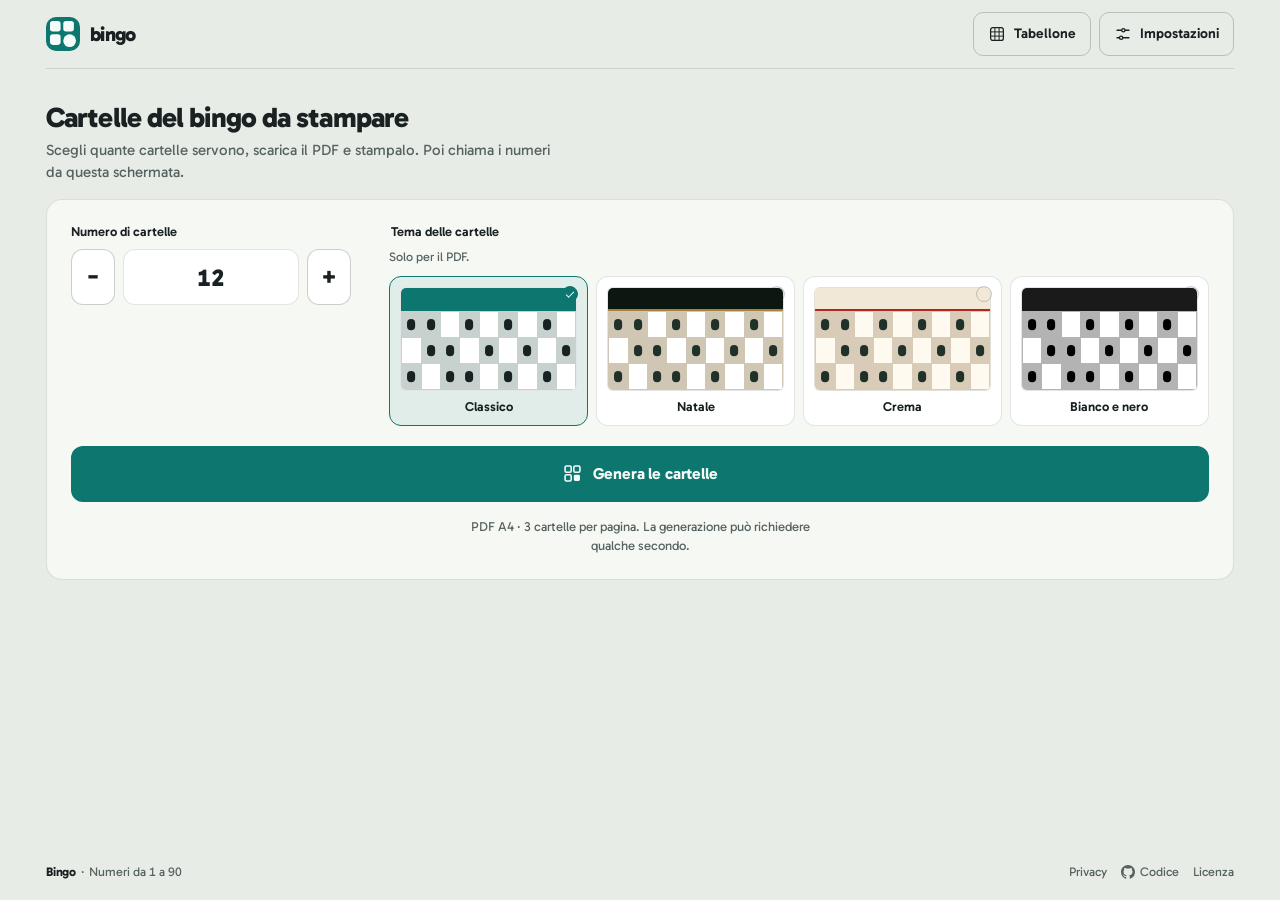
<file: cartelle.html>
<!doctype html>
<html lang="it" class="no-js" data-type="software" data-radius="soft" data-buttons="solid">
<head>
<meta charset="utf-8">
<meta name="viewport" content="width=device-width, initial-scale=1, viewport-fit=cover">
<title>Cartelle · Bingo</title>
<meta name="description" content="Genera e stampa le cartelle del bingo, poi chiama i numeri e segui i premi. Le cartelle non distribuite restano fuori dal gioco.">
<meta name="page-type" content="software">
<meta name="site-kind" content="software">
<meta name="color-scheme" content="dark light">
<meta name="theme-color" content="#121617" id="theme-color">
<meta property="og:type" content="website">
<meta property="og:title" content="Cartelle · Bingo">
<meta property="og:description" content="Genera le cartelle, scarica il PDF e segui i premi mentre chiami i numeri.">
<meta name="twitter:card" content="summary">
<link rel="icon" href="favicon.svg" type="image/svg+xml">
<link rel="icon" href="favicon.ico" sizes="48x48">
<link rel="apple-touch-icon" href="assets/icons/apple-touch-icon.png">
<link rel="manifest" href="site.webmanifest">
<link rel="preload" href="assets/fonts/gabarito-latin.woff2" as="font" type="font/woff2" crossorigin>
<link rel="stylesheet" href="assets/styles.css">
<link rel="stylesheet" href="assets/cartelle.css">
<script>
  (() => {
    const root = document.documentElement;
    root.classList.replace('no-js', 'js');
    let prefs = {};
    // Legacy key kept so existing preferences survive the rebrand.
    try { prefs = JSON.parse(localStorage.getItem('tombola.prefs.v1') || '{}') || {}; } catch (error) {}
    const colors = {
      light: '#e8ece7',
      dark: '#121617',
      christmas: '#0c1711',
      'christmas-light': '#f1e8d8',
      'christmas-red': '#1b0c0d',
    };
    const theme = Object.hasOwn(colors, prefs.theme)
      ? prefs.theme
      : (matchMedia('(prefers-color-scheme: dark)').matches ? 'dark' : 'light');
    root.dataset.theme = theme;
    const meta = document.querySelector('meta[name="theme-color"]');
    if (meta) meta.content = colors[theme];
  })();
</script>
<script src="assets/names.js" defer></script>
<script src="assets/copy.js" defer></script>
<script src="assets/common.js" defer></script>
<script src="assets/cards.js" defer></script>
<script src="assets/prizes.js" defer></script>
<script src="assets/pdf.js" defer></script>
<script src="assets/board-ui.js" defer></script>
<script src="assets/game-state.js" defer></script>
<script src="assets/cartelle.js" defer></script>
</head>
<body>
<a class="skip-link" href="#main" data-i18n="skip">Vai alle cartelle</a>

<div class="app">
  <header class="topbar">
    <a class="brand" href="./" aria-label="Bingo">
      <span class="brand__mark" aria-hidden="true">
        <svg class="brand__glyph" viewBox="0 0 256 256" focusable="false">
          <g fill="currentColor">
            <rect x="30" y="30" width="80" height="80" rx="21"/>
            <rect x="130" y="30" width="80" height="80" rx="21"/>
            <rect x="30" y="130" width="80" height="80" rx="21"/>
            <circle cx="178" cy="178" r="48"/>
          </g>
        </svg>
        <svg class="brand__hat" viewBox="0 0 48 40" focusable="false">
          <path d="M7 31C5 19 13 7 25 5c7-1.2 12 1 15 5 2 2.8 1.5 6-1 7.5-2.5 1.5-5.5.5-7-2-2.2-3.7-6.2-5-10.5-4-6.5 1.5-10 8.5-9 18.5Z" fill="#c7352c" stroke="#f8f3e7" stroke-width="2.5" stroke-linejoin="round"/>
          <rect x="4" y="29" width="36" height="9" rx="4.5" fill="#f8f3e7"/>
          <circle cx="43" cy="9" r="5" fill="#f8f3e7"/>
        </svg>
      </span>
      <span class="brand__word">bingo</span>
    </a>
    <div class="topbar__actions">
      <a class="mode-link" href="./" data-i18n-aria="boardLink" aria-label="Torna al tabellone">
        <svg class="icon" viewBox="0 0 24 24" aria-hidden="true">
          <rect x="3.5" y="3.5" width="17" height="17" rx="3" fill="none" stroke="currentColor" stroke-width="1.7"/>
          <path d="M9.2 3.5v17M14.8 3.5v17M3.5 9.2h17M3.5 14.8h17" fill="none" stroke="currentColor" stroke-width="1.3"/>
        </svg>
        <span data-i18n="board">Tabellone</span>
      </a>
      <button class="settings-button" type="button" id="open-settings" aria-haspopup="dialog" data-i18n-aria="settings">
        <svg class="icon" viewBox="0 0 24 24" aria-hidden="true">
          <path d="M4 7h6M15 7h5M4 17h3M12 17h8" fill="none" stroke="currentColor" stroke-width="1.7" stroke-linecap="round"/>
          <circle cx="12.5" cy="7" r="2.2" fill="none" stroke="currentColor" stroke-width="1.7"/>
          <circle cx="9.5" cy="17" r="2.2" fill="none" stroke="currentColor" stroke-width="1.7"/>
        </svg>
        <span data-i18n="settings">Impostazioni</span>
      </button>
    </div>
  </header>

  <main id="main">
    <header class="page-head">
      <div class="page-head__copy">
        <h1 id="page-title">Prepara le cartelle</h1>
        <p class="page-head__intro" id="page-intro">Scegli quante cartelle servono, scarica il PDF e stampalo. Poi chiama i numeri da questa schermata.</p>
      </div>
      <div class="page-head__tools" id="page-tools" hidden>
        <p class="tally" aria-hidden="true">
          <strong id="drawn-count">0</strong><span class="tally__total">/ 90</span>
          <span class="tally__label" data-i18n="drawnLabel">estratti</span>
        </p>
        <button class="settings-button cards-trigger" type="button" id="open-cards" aria-haspopup="dialog">
          <svg class="icon" viewBox="0 0 24 24" aria-hidden="true">
            <rect x="3.5" y="3.5" width="7" height="7" rx="1.6" fill="none" stroke="currentColor" stroke-width="1.7"/>
            <rect x="13.5" y="3.5" width="7" height="7" rx="1.6" fill="none" stroke="currentColor" stroke-width="1.7"/>
            <rect x="3.5" y="13.5" width="7" height="7" rx="1.6" fill="none" stroke="currentColor" stroke-width="1.7"/>
            <rect x="13.5" y="13.5" width="7" height="7" rx="1.6" fill="currentColor"/>
          </svg>
          <span id="cards-button-label">Cartelle · 0 attive</span>
        </button>
      </div>
      <div class="progress" id="progress" role="progressbar" aria-valuemin="0" aria-valuemax="90" aria-valuenow="0" aria-label="Numeri estratti" data-i18n-aria="progressLabel" hidden>
        <span class="progress__fill" id="progress-fill"></span>
      </div>
    </header>

    <section class="setup" id="setup-view" aria-labelledby="page-title">
      <form class="setup-panel" id="setup-form" novalidate>
        <div class="setup-fields" id="setup-fields">
          <div class="field setup-count">
            <label class="field-label" for="card-count" data-i18n="count">Numero di cartelle</label>
            <div class="stepper">
              <button class="stepper__button" type="button" id="count-minus" data-i18n-aria="countMinus" aria-label="Una cartella in meno">−</button>
              <input class="stepper__input" id="card-count" name="count" type="number" inputmode="numeric" min="1" max="5000" step="1" value="12" aria-describedby="count-hint">
              <button class="stepper__button" type="button" id="count-plus" data-i18n-aria="countPlus" aria-label="Una cartella in più">+</button>
            </div>
            <p class="field-hint" id="count-hint" hidden>Da 1 a 5.000.</p>
          </div>

          <fieldset class="field setup-theme">
            <legend class="field-label" data-i18n="cardTheme">Tema delle cartelle</legend>
            <p class="field-hint field-hint--top" data-i18n="pdfOnly">Solo per il PDF.</p>
            <div class="theme-cards" id="theme-choices"></div>
          </fieldset>
        </div>

        <div class="setup-submit" id="setup-submit">
          <button class="btn-draw setup-download" type="submit" id="download-button">
            <svg class="btn-draw__icon" viewBox="0 0 24 24" aria-hidden="true">
              <rect x="3.5" y="3.5" width="7" height="7" rx="1.6" fill="none" stroke="currentColor" stroke-width="1.8"/>
              <rect x="13.5" y="3.5" width="7" height="7" rx="1.6" fill="none" stroke="currentColor" stroke-width="1.8"/>
              <rect x="3.5" y="13.5" width="7" height="7" rx="1.6" fill="none" stroke="currentColor" stroke-width="1.8"/>
              <rect x="13.5" y="13.5" width="7" height="7" rx="1.6" fill="currentColor"/>
            </svg>
            <span data-i18n="generate">Genera le cartelle</span>
          </button>
          <p class="setup-note" data-i18n="setupNote">PDF A4 · 3 cartelle per pagina. La generazione può richiedere qualche secondo.</p>
        </div>

        <div class="setup-progress" id="setup-progress" role="status" hidden>
          <span class="setup-spinner" aria-hidden="true"></span>
          <p class="setup-progress__text" id="setup-progress-text"></p>
        </div>

        <div class="setup-ready" id="setup-ready" hidden>
          <p class="setup-ready__title" id="setup-ready-title"></p>
          <button class="btn-draw" type="button" id="start-button">
            <svg class="btn-draw__icon" viewBox="0 0 24 24" aria-hidden="true">
              <path d="M12 3.5v11M7.5 10.5 12 15l4.5-4.5" fill="none" stroke="currentColor" stroke-width="1.8" stroke-linecap="round" stroke-linejoin="round"/>
              <path d="M4.5 17.5v1.2a1.8 1.8 0 0 0 1.8 1.8h11.4a1.8 1.8 0 0 0 1.8-1.8v-1.2" fill="none" stroke="currentColor" stroke-width="1.8" stroke-linecap="round"/>
            </svg>
            <span data-i18n="download">Scarica il PDF</span>
          </button>
          <p class="setup-note" data-i18n="readyNote">Scarica il PDF e stampalo. Poi chiama i numeri da qui.</p>
          <button class="text-button setup-change" type="button" id="change-count" data-i18n="changeCount">Cambia numero</button>
        </div>
        <p class="field-error setup-error" id="setup-error" role="alert" hidden></p>
      </form>
    </section>

    <section class="cartelle-game" id="game-view" hidden>
      <section class="board-panel" aria-labelledby="board-title">
        <h2 class="sr-only" id="board-title" data-i18n="boardTitle">Numeri da 1 a 90</h2>
        <ol class="board" id="board" aria-label="Tabellone dei numeri da 1 a 90" data-i18n-aria="boardLabel"></ol>
      </section>

      <section class="history" aria-labelledby="recent-title">
        <div class="history__head">
          <h2 id="recent-title" data-i18n="recent">Ultimi estratti</h2>
        </div>
        <p class="history__empty" id="recent-empty" data-i18n="recentEmpty">I numeri compaiono qui appena escono.</p>
        <ol class="history__list" id="recent-list" hidden></ol>
      </section>

      <div class="cartelle-rail">
        <section class="stage" aria-labelledby="stage-title">
          <div class="stage__head">
            <h2 id="stage-title" data-i18n="lastDraw">Ultima estrazione</h2>
            <p class="stage__draw-count" id="stage-ordinal" hidden></p>
          </div>
          <div class="stage__number-wrap">
            <p class="stage__number is-empty" id="last-number" aria-hidden="true">0</p>
            <p class="stage__name" id="last-name" aria-hidden="true" hidden></p>
            <p class="sr-only" id="last-number-sr"></p>
          </div>
          <p class="stage__status" id="stage-status" data-i18n="noDraw">Nessun numero estratto.</p>
          <div class="stage__actions">
            <button class="btn-draw" type="button" id="draw-button">
              <svg class="btn-draw__icon" viewBox="0 0 24 24" aria-hidden="true">
                <rect x="3.5" y="3.5" width="17" height="17" rx="4" fill="none" stroke="currentColor" stroke-width="1.8"/>
                <circle cx="8.3" cy="8.3" r="1.35" fill="currentColor"/>
                <circle cx="15.7" cy="8.3" r="1.35" fill="currentColor"/>
                <circle cx="12" cy="12" r="1.35" fill="currentColor"/>
                <circle cx="8.3" cy="15.7" r="1.35" fill="currentColor"/>
                <circle cx="15.7" cy="15.7" r="1.35" fill="currentColor"/>
              </svg>
              <span data-i18n="draw">Estrai un numero</span>
            </button>
          </div>
        </section>

        <section class="prizes prizes--latest" aria-labelledby="latest-title">
          <div class="prizes__head">
            <h2 id="latest-title" data-i18n="latestPrizes">Premi di questa estrazione</h2>
            <p class="prizes__meta" id="latest-meta" hidden></p>
          </div>
          <p class="prizes__notice" id="no-active-notice" data-i18n="noActive" hidden>Nessuna cartella attiva: i premi non verranno cercati.</p>
          <p class="prizes__empty" id="latest-empty" data-i18n="latestBefore">I premi compaiono dopo la prima estrazione.</p>
          <div class="prize-groups" id="latest-groups" hidden></div>
        </section>

        <section class="prizes prizes--previous" aria-labelledby="previous-title">
          <div class="prizes__head">
            <h2 id="previous-title" data-i18n="previousPrizes">Premi precedenti</h2>
            <button class="text-button" type="button" id="reset-button" hidden>
              <svg class="icon icon--small" viewBox="0 0 24 24" aria-hidden="true">
                <path d="M20 11a8 8 0 1 0-2.4 6.4" fill="none" stroke="currentColor" stroke-width="1.8" stroke-linecap="round"/>
                <path d="M20 4.5V11h-6.5" fill="none" stroke="currentColor" stroke-width="1.8" stroke-linecap="round" stroke-linejoin="round"/>
              </svg>
              <span data-i18n="restart">Ricomincia</span>
            </button>
          </div>
          <p class="prizes__empty" id="previous-empty" data-i18n="previousEmpty">Le estrazioni con premi compaiono qui.</p>
          <ol class="prize-log" id="previous-list" hidden></ol>
          <p class="history__saved">
            <svg class="icon icon--tiny" viewBox="0 0 24 24" aria-hidden="true">
              <path d="M5 12.5l4.5 4.5L19 7.5" fill="none" stroke="currentColor" stroke-width="2" stroke-linecap="round" stroke-linejoin="round"/>
            </svg>
            <span id="saved-label" data-i18n="saved">Salvato su questo dispositivo.</span>
          </p>
        </section>
      </div>
    </section>
  </main>

  <footer class="foot">
    <p><span class="foot__brand">Bingo</span> <span class="foot__sep" aria-hidden="true">·</span> <span data-i18n="numbers">Numeri da 1 a 90</span></p>
    <nav class="foot__links" aria-label="Informazioni sul progetto" data-i18n-aria="projectLinks">
      <a href="privacy.html" data-i18n="privacy">Privacy</a>
      <a href="https://github.com/rizzonicola/bingo" target="_blank" rel="noopener">
        <svg class="icon" viewBox="0 0 16 16" aria-hidden="true">
          <path fill="currentColor" d="M8 0C3.58 0 0 3.58 0 8c0 3.54 2.29 6.53 5.47 7.59.4.07.55-.17.55-.38 0-.19-.01-.82-.01-1.49-2.01.37-2.53-.49-2.69-.94-.09-.23-.48-.94-.82-1.13-.28-.15-.68-.52-.01-.53.63-.01 1.08.58 1.23.82.72 1.21 1.87.87 2.33.66.07-.52.28-.87.51-1.07-1.78-.2-3.64-.89-3.64-3.95 0-.87.31-1.59.82-2.15-.08-.2-.36-1.02.08-2.12 0 0 .67-.21 2.2.82.64-.18 1.32-.27 2-.27s1.36.09 2 .27c1.53-1.04 2.2-.82 2.2-.82.44 1.1.16 1.92.08 2.12.51.56.82 1.27.82 2.15 0 3.07-1.87 3.75-3.65 3.95.29.25.54.73.54 1.48 0 1.07-.01 1.93-.01 2.2 0 .21.15.46.55.38A8.01 8.01 0 0 0 16 8c0-4.42-3.58-8-8-8Z"/>
        </svg>
        <span data-i18n="source">Codice</span>
      </a>
      <a href="https://github.com/rizzonicola/bingo/blob/main/LICENSE" target="_blank" rel="noopener" data-i18n="license">Licenza</a>
    </nav>
    <p class="shortcut"><kbd data-i18n="spaceKey">Spazio</kbd> <span data-i18n="shortcut">per estrarre</span></p>
  </footer>
</div>

<p class="sr-only" id="live-region" aria-live="polite"></p>

<dialog class="drawer cards-drawer" id="cards-dialog" aria-labelledby="cards-title" aria-describedby="cards-lede">
  <div class="drawer__panel">
    <header class="drawer__head">
      <h2 id="cards-title" data-i18n="cardsTitle">Cartelle</h2>
      <button class="icon-button" type="button" data-close aria-label="Chiudi" data-i18n-aria="close">
        <svg class="icon" viewBox="0 0 24 24" aria-hidden="true">
          <path d="M6 6l12 12M18 6 6 18" fill="none" stroke="currentColor" stroke-width="1.8" stroke-linecap="round"/>
        </svg>
      </button>
    </header>
    <p class="drawer__lede" id="cards-lede" data-i18n="cardsLede">Disattiva le cartelle che non hai distribuito: i premi vengono cercati solo tra quelle attive. Ogni premio va alle prime cartelle che lo raggiungono.</p>

    <p class="cards-summary" id="cards-summary"></p>

    <div class="setting cards-range">
      <label class="field-label" for="range-input" data-i18n="ranges">Intervalli</label>
      <p class="field-hint field-hint--top" id="range-hint" data-i18n="rangeHint">Per esempio 8-20, 27</p>
      <div class="range-row">
        <input class="range-input" id="range-input" type="text" autocomplete="off" aria-describedby="range-hint range-error">
        <button class="btn-secondary" type="button" id="disable-range" data-i18n="disable">Disattiva</button>
        <button class="btn-secondary" type="button" id="enable-range" data-i18n="enable">Riattiva</button>
      </div>
      <p class="field-error" id="range-error" role="alert" hidden></p>
    </div>

    <div class="cards-grid" id="cards-grid" role="group" aria-label="Scegli le cartelle attive" data-i18n-aria="cardsGridLabel"></div>
    <nav class="cards-pager" id="cards-pager" aria-label="Pagine delle cartelle" data-i18n-aria="pages" hidden>
      <button class="btn-secondary cards-pager__button" type="button" id="cards-prev" aria-label="Pagina precedente" data-i18n-aria="pagePrev" aria-controls="cards-grid">
        <svg class="icon" viewBox="0 0 24 24" aria-hidden="true">
          <path d="M14.5 6 8.5 12l6 6" fill="none" stroke="currentColor" stroke-width="1.8" stroke-linecap="round" stroke-linejoin="round"/>
        </svg>
      </button>
      <p class="cards-pager__status" id="cards-page" aria-live="polite"></p>
      <button class="btn-secondary cards-pager__button" type="button" id="cards-next" aria-label="Pagina successiva" data-i18n-aria="pageNext" aria-controls="cards-grid">
        <svg class="icon" viewBox="0 0 24 24" aria-hidden="true">
          <path d="M9.5 6l6 6-6 6" fill="none" stroke="currentColor" stroke-width="1.8" stroke-linecap="round" stroke-linejoin="round"/>
        </svg>
      </button>
    </nav>
    <p class="cards-legend" data-i18n="cardsLegend">Piena: attiva. Tratteggiata: non distribuita.</p>
    <p class="field-error" id="cards-error" role="alert" hidden></p>

    <div class="drawer__foot cards-drawer__foot">
      <div class="cards-drawer__utils">
        <button class="btn-secondary" type="button" id="redownload-button" data-i18n="redownload">Scarica di nuovo il PDF</button>
        <button class="text-button text-button--danger" type="button" id="new-cards-button" data-i18n="newCards">Nuove cartelle</button>
      </div>
      <button class="btn-secondary btn-secondary--wide" type="button" data-close data-i18n="done">Fatto</button>
    </div>
  </div>
</dialog>

<dialog class="drawer" id="settings-dialog" aria-labelledby="settings-title" aria-describedby="settings-lede">
  <div class="drawer__panel">
    <header class="drawer__head">
      <h2 id="settings-title" data-i18n="settings">Impostazioni</h2>
      <button class="icon-button" type="button" data-close aria-label="Chiudi" data-i18n-aria="close">
        <svg class="icon" viewBox="0 0 24 24" aria-hidden="true">
          <path d="M6 6l12 12M18 6 6 18" fill="none" stroke="currentColor" stroke-width="1.8" stroke-linecap="round"/>
        </svg>
      </button>
    </header>
    <p class="drawer__lede" id="settings-lede" data-i18n="settingsLede">La lingua, i nomi e il colore si cambiano quando vuoi. Le modifiche restano su questo dispositivo.</p>

    <fieldset class="setting">
      <legend data-i18n="language">Lingua</legend>
      <div class="choices choices--language">
        <label class="choice">
          <input class="sr-only" type="radio" name="language" value="system">
          <span class="choice__body">
            <span class="choice__badge" aria-hidden="true">
              <svg class="icon" viewBox="0 0 24 24">
                <rect x="3" y="4" width="18" height="13" rx="2.5" fill="none" stroke="currentColor" stroke-width="1.7"/>
                <path d="M8 21h8M12 17v4" fill="none" stroke="currentColor" stroke-width="1.7" stroke-linecap="round"/>
              </svg>
            </span>
            <span class="choice__label">
              <span data-i18n="system">Sistema</span>
              <small id="detected-language">Italiano</small>
            </span>
            <span class="choice__mark" aria-hidden="true"></span>
          </span>
        </label>
        <label class="choice">
          <input class="sr-only" type="radio" name="language" value="it">
          <span class="choice__body">
            <span class="choice__badge" aria-hidden="true">IT</span>
            <span class="choice__label">Italiano</span>
            <span class="choice__mark" aria-hidden="true"></span>
          </span>
        </label>
        <label class="choice">
          <input class="sr-only" type="radio" name="language" value="en">
          <span class="choice__body">
            <span class="choice__badge" aria-hidden="true">EN</span>
            <span class="choice__label">English</span>
            <span class="choice__mark" aria-hidden="true"></span>
          </span>
        </label>
        <label class="choice">
          <input class="sr-only" type="radio" name="language" value="fr">
          <span class="choice__body">
            <span class="choice__badge" aria-hidden="true">FR</span>
            <span class="choice__label">Français</span>
            <span class="choice__mark" aria-hidden="true"></span>
          </span>
        </label>
      </div>
    </fieldset>

    <fieldset class="setting">
      <legend data-i18n="names">Nomi napoletani</legend>
      <label class="toggle">
        <input class="sr-only" type="checkbox" id="neapolitan-names" aria-labelledby="names-toggle-label" aria-describedby="names-toggle-hint">
        <span class="toggle__body">
          <span class="toggle__copy">
            <span class="toggle__label" id="names-toggle-label" data-i18n="namesToggle">Mostra il nome tradizionale</span>
            <small id="names-toggle-hint" data-i18n="namesHint">Sotto il numero compare il nome tradizionale napoletano.</small>
          </span>
          <span class="toggle__switch" aria-hidden="true">
            <span class="toggle__thumb"></span>
          </span>
        </span>
      </label>
    </fieldset>

    <fieldset class="setting">
      <legend data-i18n="color">Colore</legend>
      <div class="choices choices--theme">
        <label class="choice">
          <input class="sr-only" type="radio" name="theme" value="system">
          <span class="choice__body choice__body--stacked">
            <span class="swatch swatch--system" aria-hidden="true"></span>
            <span class="choice__label" data-i18n="system">Sistema</span>
            <span class="choice__mark" aria-hidden="true"></span>
          </span>
        </label>
        <label class="choice">
          <input class="sr-only" type="radio" name="theme" value="light">
          <span class="choice__body choice__body--stacked">
            <span class="swatch swatch--light" aria-hidden="true"></span>
            <span class="choice__label" data-i18n="light">Chiaro</span>
            <span class="choice__mark" aria-hidden="true"></span>
          </span>
        </label>
        <label class="choice">
          <input class="sr-only" type="radio" name="theme" value="dark">
          <span class="choice__body choice__body--stacked">
            <span class="swatch swatch--dark" aria-hidden="true"></span>
            <span class="choice__label" data-i18n="dark">Scuro</span>
            <span class="choice__mark" aria-hidden="true"></span>
          </span>
        </label>
        <label class="choice">
          <input class="sr-only" type="radio" name="theme" value="christmas">
          <span class="choice__body choice__body--stacked">
            <span class="swatch swatch--xmas" aria-hidden="true"></span>
            <span class="choice__label" data-i18n="christmas">Natale</span>
            <span class="choice__mark" aria-hidden="true"></span>
          </span>
        </label>
        <label class="choice">
          <input class="sr-only" type="radio" name="theme" value="christmas-light">
          <span class="choice__body choice__body--stacked">
            <span class="swatch swatch--xmas-light" aria-hidden="true"></span>
            <span class="choice__label" data-i18n="christmasLight">Crema</span>
            <span class="choice__mark" aria-hidden="true"></span>
          </span>
        </label>
        <label class="choice">
          <input class="sr-only" type="radio" name="theme" value="christmas-red">
          <span class="choice__body choice__body--stacked">
            <span class="swatch swatch--xmas-red" aria-hidden="true"></span>
            <span class="choice__label" data-i18n="christmasRed">Rosso</span>
            <span class="choice__mark" aria-hidden="true"></span>
          </span>
        </label>
      </div>
    </fieldset>

    <div class="drawer__foot">
      <button class="btn-secondary btn-secondary--wide" type="button" data-close data-i18n="done">Fatto</button>
    </div>
  </div>
</dialog>

<dialog class="confirm" id="reset-dialog" role="alertdialog" aria-labelledby="reset-title" aria-describedby="reset-body">
  <form method="dialog">
    <h2 id="reset-title" data-i18n="resetTitle">Ricominciare da capo?</h2>
    <p class="confirm__body" id="reset-body" data-i18n="resetBody">Tutti i numeri tornano disponibili e i premi si azzerano. Le cartelle restano le stesse.</p>
    <div class="confirm__actions">
      <button class="btn-secondary" value="cancel" data-i18n="cancel">Annulla</button>
      <button class="btn-danger" value="confirm" id="confirm-reset" data-i18n="restart">Ricomincia</button>
    </div>
  </form>
</dialog>

<dialog class="confirm" id="new-cards-dialog" role="alertdialog" aria-labelledby="new-cards-title" aria-describedby="new-cards-body">
  <form method="dialog">
    <h2 id="new-cards-title" data-i18n="newCardsTitle">Generare nuove cartelle?</h2>
    <p class="confirm__body" id="new-cards-body" data-i18n="newCardsBody">La partita in corso e le cartelle attuali vengono eliminate. Le cartelle già stampate non saranno più valide.</p>
    <div class="confirm__actions">
      <button class="btn-secondary" value="cancel" data-i18n="cancel">Annulla</button>
      <button class="btn-danger" value="confirm" id="confirm-new-cards" data-i18n="newCardsConfirm">Genera nuove cartelle</button>
    </div>
  </form>
</dialog>

<noscript><p class="noscript noscript--fixed">Per generare le cartelle serve JavaScript.</p></noscript>
</body>
</html>
</file>
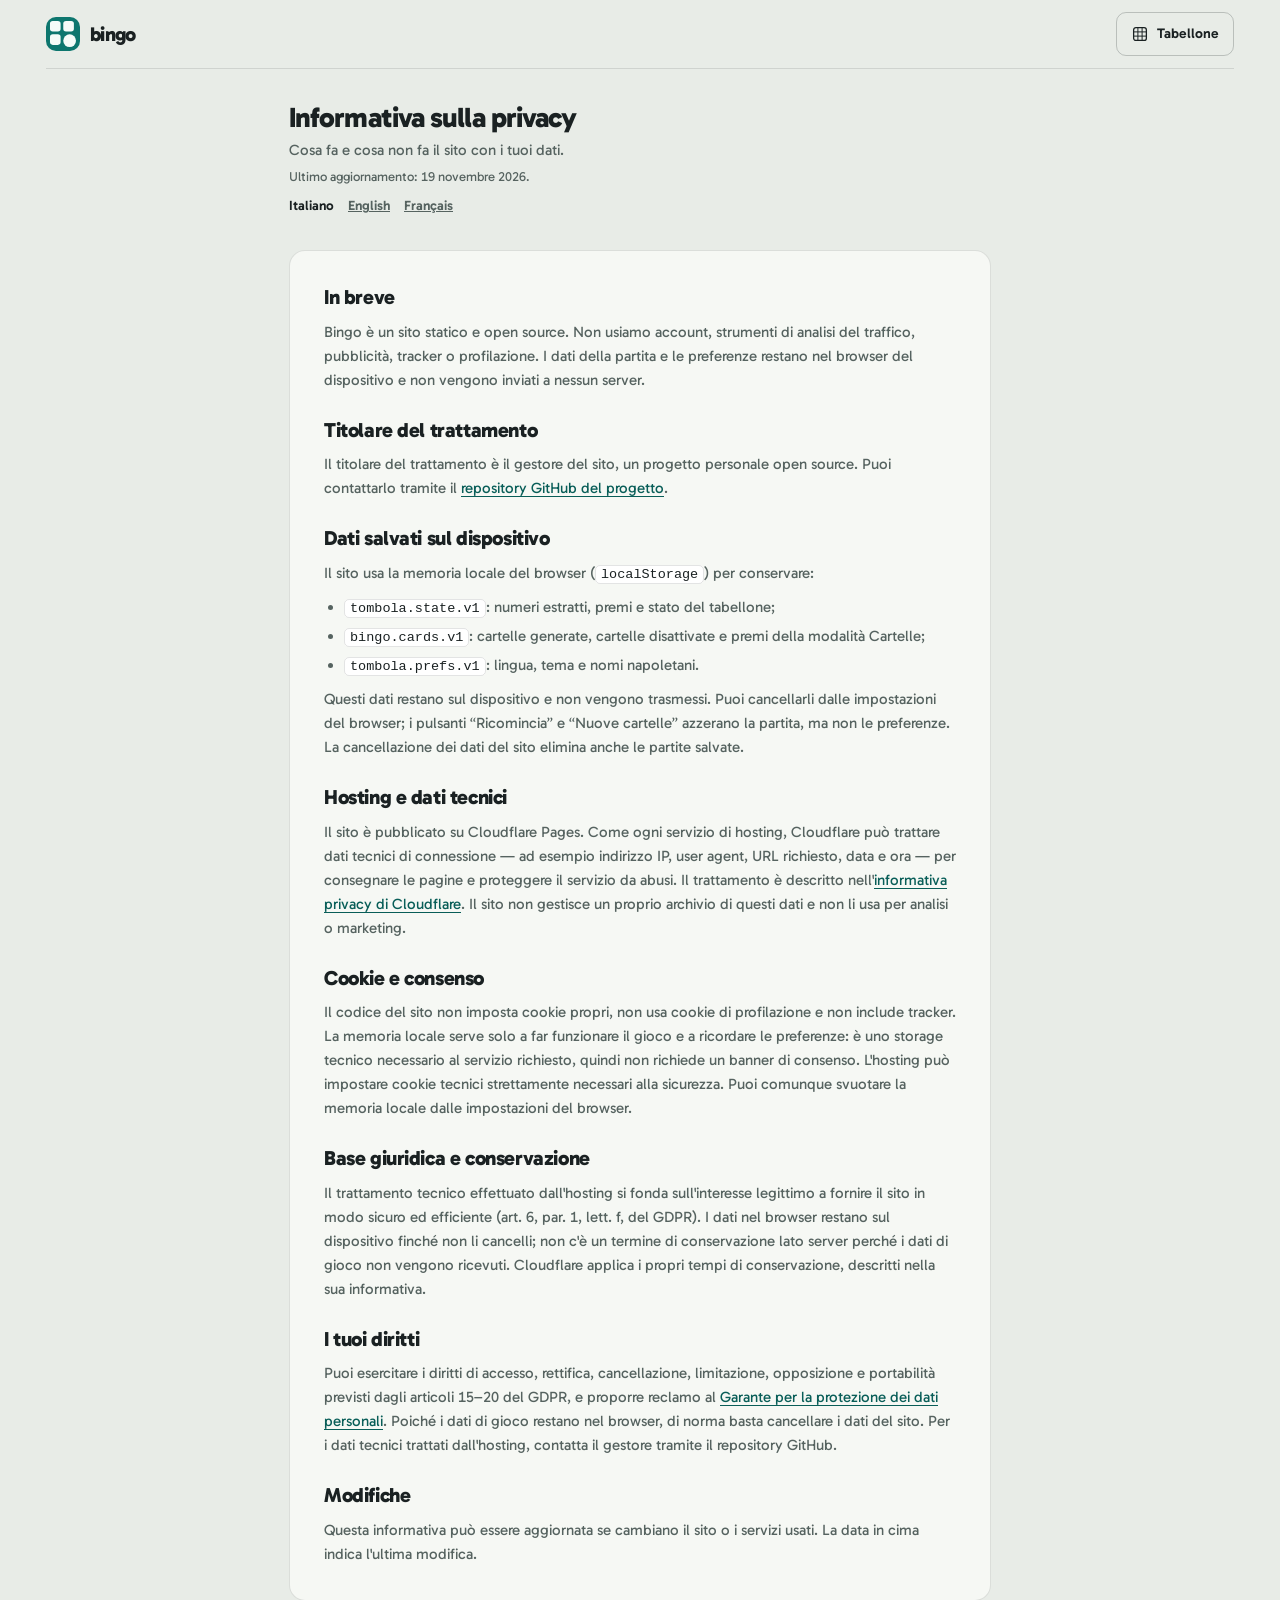
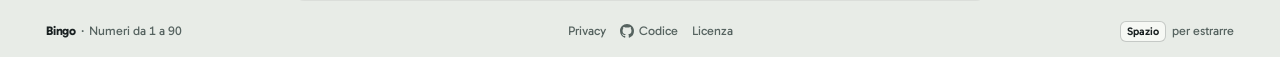
<file: privacy.html>
<!doctype html>
<html lang="it" class="no-js" data-type="software" data-radius="soft" data-buttons="solid">
<head>
<meta charset="utf-8">
<meta name="viewport" content="width=device-width, initial-scale=1, viewport-fit=cover">
<title>Privacy e cookie · Bingo</title>
<meta name="description" content="Informativa privacy di Bingo: nessun account, nessun tracker, dati di gioco solo nel browser.">
<meta name="robots" content="index, follow, max-image-preview:large">
<link rel="canonical" href="https://bingo.poppi.cc/privacy">
<meta name="page-type" content="software">
<meta name="site-kind" content="software">
<meta name="color-scheme" content="dark light">
<meta name="theme-color" content="#121617" id="theme-color">
<meta property="og:type" content="website">
<meta property="og:site_name" content="Bingo">
<meta property="og:locale" content="it_IT">
<meta property="og:url" content="https://bingo.poppi.cc/privacy">
<meta property="og:title" content="Privacy e cookie · Bingo">
<meta property="og:description" content="Informativa privacy di Bingo: nessun account, nessun tracker, dati di gioco solo nel browser.">
<meta property="og:image" content="https://bingo.poppi.cc/assets/og-image.png">
<meta property="og:image:type" content="image/png">
<meta property="og:image:width" content="1200">
<meta property="og:image:height" content="630">
<meta property="og:image:alt" content="Bingo: tabellone digitale da 1 a 90 e cartelle da stampare">
<meta name="twitter:card" content="summary_large_image">
<meta name="twitter:title" content="Privacy e cookie · Bingo">
<meta name="twitter:description" content="Informativa privacy di Bingo: nessun account, nessun tracker, dati di gioco solo nel browser.">
<meta name="twitter:image" content="https://bingo.poppi.cc/assets/og-image.png">
<meta name="twitter:image:alt" content="Bingo: tabellone digitale da 1 a 90 e cartelle da stampare">
<script type="application/ld+json">
{
  "@context": "https://schema.org",
  "@type": "WebPage",
  "name": "Privacy e cookie",
  "url": "https://bingo.poppi.cc/privacy",
  "inLanguage": "it",
  "dateModified": "2026-11-19",
  "isPartOf": {
    "@id": "https://bingo.poppi.cc/#website"
  }
}
</script>
<link rel="icon" href="favicon.svg" type="image/svg+xml">
<link rel="icon" href="assets/icons/favicon-32.png" sizes="32x32" type="image/png">
<link rel="icon" href="assets/icons/favicon-16.png" sizes="16x16" type="image/png">
<link rel="icon" href="favicon.ico" sizes="48x48">
<link rel="apple-touch-icon" href="assets/icons/apple-touch-icon.png">
<link rel="manifest" href="site.webmanifest">
<link rel="preload" href="assets/fonts/gabarito-latin.woff2" as="font" type="font/woff2" crossorigin>
<link rel="stylesheet" href="assets/styles.css">
<noscript><style>.legal[hidden] { display: block !important; }</style></noscript>
<script>
  (() => {
    const root = document.documentElement;
    root.classList.replace('no-js', 'js');
    let prefs = {};
    try { prefs = JSON.parse(localStorage.getItem('tombola.prefs.v1') || '{}') || {}; } catch (error) {}
    const colors = {
      light: '#e8ece7',
      dark: '#121617',
      christmas: '#0c1711',
      'christmas-light': '#f1e8d8',
      'christmas-red': '#1b0c0d',
    };
    const theme = Object.hasOwn(colors, prefs.theme)
      ? prefs.theme
      : (matchMedia('(prefers-color-scheme: dark)').matches ? 'dark' : 'light');
    root.dataset.theme = theme;
    const meta = document.querySelector('meta[name="theme-color"]');
    if (meta) meta.content = colors[theme];
  })();
</script>
<script src="assets/copy.js" defer></script>
<script src="assets/common.js" defer></script>
<script src="assets/privacy.js" defer></script>
</head>
<body>
<a class="skip-link" href="#main" data-i18n="privacySkip">Vai al contenuto</a>

<div class="app">
  <header class="topbar">
    <a class="brand" href="./" aria-label="Bingo">
      <span class="brand__mark" aria-hidden="true">
        <svg class="brand__glyph" viewBox="0 0 256 256" focusable="false">
          <g fill="currentColor">
            <rect x="30" y="30" width="80" height="80" rx="21"/>
            <rect x="130" y="30" width="80" height="80" rx="21"/>
            <rect x="30" y="130" width="80" height="80" rx="21"/>
            <circle cx="178" cy="178" r="48"/>
          </g>
        </svg>
        <svg class="brand__hat" viewBox="0 0 48 40" focusable="false">
          <path d="M7 31C5 19 13 7 25 5c7-1.2 12 1 15 5 2 2.8 1.5 6-1 7.5-2.5 1.5-5.5.5-7-2-2.2-3.7-6.2-5-10.5-4-6.5 1.5-10 8.5-9 18.5Z" fill="#c7352c" stroke="#f8f3e7" stroke-width="2.5" stroke-linejoin="round"/>
          <rect x="4" y="29" width="36" height="9" rx="4.5" fill="#f8f3e7"/>
          <circle cx="43" cy="9" r="5" fill="#f8f3e7"/>
        </svg>
      </span>
      <span class="brand__word">bingo</span>
    </a>
    <div class="topbar__actions">
      <a class="mode-link" href="./" data-i18n-aria="backToBingo">
        <svg class="icon" viewBox="0 0 24 24" aria-hidden="true">
          <rect x="3.5" y="3.5" width="17" height="17" rx="3" fill="none" stroke="currentColor" stroke-width="1.7"/>
          <path d="M9.2 3.5v17M14.8 3.5v17M3.5 9.2h17M3.5 14.8h17" fill="none" stroke="currentColor" stroke-width="1.3"/>
        </svg>
        <span data-i18n="board">Tabellone</span>
      </a>
    </div>
  </header>

  <main class="legal-main" id="main">
    <header class="page-head">
      <div class="page-head__copy">
        <h1 data-i18n="privacyTitle">Informativa sulla privacy</h1>
        <p class="page-head__intro" data-i18n="privacyIntro">Cosa fa e cosa non fa il sito con i tuoi dati.</p>
        <p class="legal-head__meta" data-i18n="privacyUpdated">Ultimo aggiornamento: 19 novembre 2026.</p>
        <nav class="legal-lang" aria-label="Lingua dell'informativa" data-i18n-aria="privacyLang">
          <a href="#privacy-it" data-lang-switch="it" lang="it">Italiano</a>
          <a href="#privacy-en" data-lang-switch="en" lang="en">English</a>
          <a href="#privacy-fr" data-lang-switch="fr" lang="fr">Français</a>
        </nav>
      </div>
    </header>

    <article class="legal" id="privacy-it" data-lang="it" lang="it" tabindex="-1">
      <h2>In breve</h2>
      <p>Bingo è un sito statico e open source. Non usiamo account, strumenti di analisi del traffico, pubblicità, tracker o profilazione. I dati della partita e le preferenze restano nel browser del dispositivo e non vengono inviati a nessun server.</p>

      <h2>Titolare del trattamento</h2>
      <p>Il titolare del trattamento è il gestore del sito, un progetto personale open source. Puoi contattarlo tramite il <a href="https://github.com/rizzonicola/bingo">repository GitHub del progetto</a>.</p>

      <h2>Dati salvati sul dispositivo</h2>
      <p>Il sito usa la memoria locale del browser (<code>localStorage</code>) per conservare:</p>
      <ul>
        <li><code>tombola.state.v1</code>: numeri estratti, premi e stato del tabellone;</li>
        <li><code>bingo.cards.v1</code>: cartelle generate, cartelle disattivate e premi della modalità Cartelle;</li>
        <li><code>tombola.prefs.v1</code>: lingua, tema e nomi napoletani.</li>
      </ul>
      <p>Questi dati restano sul dispositivo e non vengono trasmessi. Puoi cancellarli dalle impostazioni del browser; i pulsanti “Ricomincia” e “Nuove cartelle” azzerano la partita, ma non le preferenze. La cancellazione dei dati del sito elimina anche le partite salvate.</p>

      <h2>Hosting e dati tecnici</h2>
      <p>Il sito è pubblicato su Cloudflare Pages. Come ogni servizio di hosting, Cloudflare può trattare dati tecnici di connessione — ad esempio indirizzo IP, user agent, URL richiesto, data e ora — per consegnare le pagine e proteggere il servizio da abusi. Il trattamento è descritto nell'<a href="https://www.cloudflare.com/privacypolicy/">informativa privacy di Cloudflare</a>. Il sito non gestisce un proprio archivio di questi dati e non li usa per analisi o marketing.</p>

      <h2>Cookie e consenso</h2>
      <p>Il codice del sito non imposta cookie propri, non usa cookie di profilazione e non include tracker. La memoria locale serve solo a far funzionare il gioco e a ricordare le preferenze: è uno storage tecnico necessario al servizio richiesto, quindi non richiede un banner di consenso. L'hosting può impostare cookie tecnici strettamente necessari alla sicurezza. Puoi comunque svuotare la memoria locale dalle impostazioni del browser.</p>

      <h2>Base giuridica e conservazione</h2>
      <p>Il trattamento tecnico effettuato dall'hosting si fonda sull'interesse legittimo a fornire il sito in modo sicuro ed efficiente (art. 6, par. 1, lett. f, del GDPR). I dati nel browser restano sul dispositivo finché non li cancelli; non c'è un termine di conservazione lato server perché i dati di gioco non vengono ricevuti. Cloudflare applica i propri tempi di conservazione, descritti nella sua informativa.</p>

      <h2>I tuoi diritti</h2>
      <p>Puoi esercitare i diritti di accesso, rettifica, cancellazione, limitazione, opposizione e portabilità previsti dagli articoli 15–20 del GDPR, e proporre reclamo al <a href="https://www.garanteprivacy.it/">Garante per la protezione dei dati personali</a>. Poiché i dati di gioco restano nel browser, di norma basta cancellare i dati del sito. Per i dati tecnici trattati dall'hosting, contatta il gestore tramite il repository GitHub.</p>

      <h2>Modifiche</h2>
      <p>Questa informativa può essere aggiornata se cambiano il sito o i servizi usati. La data in cima indica l'ultima modifica.</p>
    </article>

    <article class="legal" id="privacy-en" data-lang="en" lang="en" tabindex="-1" hidden>
      <h2>At a glance</h2>
      <p>Bingo is a static, open-source site. We do not use accounts, traffic analytics, advertising, trackers, or profiling. Game data and preferences stay in the device's browser and are not sent to any server.</p>

      <h2>Data controller</h2>
      <p>The data controller is the site operator, a personal open-source project. You can contact the operator through the project's <a href="https://github.com/rizzonicola/bingo">GitHub repository</a>.</p>

      <h2>Data stored on your device</h2>
      <p>The site uses the browser's local storage (<code>localStorage</code>) to keep:</p>
      <ul>
        <li><code>tombola.state.v1</code>: drawn numbers, prizes, and board state;</li>
        <li><code>bingo.cards.v1</code>: generated cards, disabled cards, and Cartelle prizes;</li>
        <li><code>tombola.prefs.v1</code>: language, theme, and Neapolitan names.</li>
      </ul>
      <p>This data stays on the device and is not transmitted. You can delete it in your browser settings; the “Start over” and “New cards” buttons reset the game but not your preferences. Clearing the site's data also deletes saved games.</p>

      <h2>Hosting and technical data</h2>
      <p>The site is published on Cloudflare Pages. Like any hosting service, Cloudflare may process technical connection data — for example IP address, user agent, requested URL, date and time — to deliver pages and protect the service from abuse. This processing is described in <a href="https://www.cloudflare.com/privacypolicy/">Cloudflare's privacy policy</a>. The site keeps no archive of this data and does not use it for analytics or marketing.</p>

      <h2>Cookies and consent</h2>
      <p>The site's code sets no first-party cookies, uses no profiling cookies, and includes no trackers. Local storage is used only to run the game and remember preferences: it is technical storage necessary for the requested service, so it does not require a consent banner. The hosting provider may set technical cookies strictly necessary for security. You can still clear local storage in your browser settings.</p>

      <h2>Legal basis and retention</h2>
      <p>The technical processing performed by the hosting provider is based on the legitimate interest in providing the site securely and efficiently (Art. 6(1)(f) GDPR). Browser data stays on the device until you delete it; there is no server-side retention period because game data is not received. Cloudflare applies its own retention periods, described in its policy.</p>

      <h2>Your rights</h2>
      <p>You may exercise your rights of access, rectification, erasure, restriction, objection, and portability under Articles 15–20 GDPR, and lodge a complaint with the <a href="https://www.garanteprivacy.it/">Garante per la protezione dei dati personali</a> (Italian data protection authority). Since game data stays in the browser, deleting the site's data is usually enough. For technical data processed by the hosting provider, contact the operator through the GitHub repository.</p>

      <h2>Changes</h2>
      <p>This notice may be updated if the site or the services it uses change. The date at the top shows the last modification.</p>
    </article>

    <article class="legal" id="privacy-fr" data-lang="fr" lang="fr" tabindex="-1" hidden>
      <h2>En bref</h2>
      <p>Bingo est un site statique et open source. Nous n'utilisons ni compte, ni analyse d'audience, ni publicité, ni traceur, ni profilage. Les données de partie et les préférences restent dans le navigateur de l'appareil et ne sont envoyées à aucun serveur.</p>

      <h2>Responsable du traitement</h2>
      <p>Le responsable du traitement est l'éditeur du site, un projet personnel open source. Vous pouvez le contacter via le <a href="https://github.com/rizzonicola/bingo">dépôt GitHub du projet</a>.</p>

      <h2>Données enregistrées sur l'appareil</h2>
      <p>Le site utilise la mémoire locale du navigateur (<code>localStorage</code>) pour conserver :</p>
      <ul>
        <li><code>tombola.state.v1</code> : numéros tirés, prix et état du tableau ;</li>
        <li><code>bingo.cards.v1</code> : cartes générées, cartes désactivées et prix du mode Cartes ;</li>
        <li><code>tombola.prefs.v1</code> : langue, thème et noms napolitains.</li>
      </ul>
      <p>Ces données restent sur l'appareil et ne sont pas transmises. Vous pouvez les effacer dans les réglages du navigateur ; les boutons « Recommencer » et « Nouvelles cartes » remettent la partie à zéro, mais pas les préférences. Effacer les données du site supprime aussi les parties enregistrées.</p>

      <h2>Hébergement et données techniques</h2>
      <p>Le site est publié sur Cloudflare Pages. Comme tout service d'hébergement, Cloudflare peut traiter des données techniques de connexion — par exemple l'adresse IP, l'user agent, l'URL demandée, la date et l'heure — pour livrer les pages et protéger le service contre les abus. Ce traitement est décrit dans la <a href="https://www.cloudflare.com/privacypolicy/">politique de confidentialité de Cloudflare</a>. Le site ne tient pas son propre registre de ces données et ne les utilise ni pour l'analyse ni pour le marketing.</p>

      <h2>Cookies et consentement</h2>
      <p>Le code du site ne dépose pas de cookies propres, n'utilise pas de cookies de profilage et n'inclut pas de traceur. La mémoire locale sert uniquement au fonctionnement du jeu et au souvenir des préférences : c'est un stockage technique nécessaire au service demandé, qui ne requiert donc pas de bandeau de consentement. L'hébergeur peut déposer des cookies techniques strictement nécessaires à la sécurité. Vous pouvez la vider dans les réglages du navigateur.</p>

      <h2>Base légale et conservation</h2>
      <p>Le traitement technique effectué par l'hébergement repose sur l'intérêt légitime à fournir le site de manière sûre et efficace (art. 6, par. 1, point f, du RGPD). Les données du navigateur restent sur l'appareil jusqu'à leur suppression ; il n'existe pas de durée de conservation côté serveur, car les données de jeu ne sont pas reçues. Cloudflare applique ses propres durées de conservation, décrites dans sa politique.</p>

      <h2>Vos droits</h2>
      <p>Vous pouvez exercer vos droits d'accès, de rectification, d'effacement, de limitation, d'opposition et de portabilité prévus aux articles 15 à 20 du RGPD, et introduire une réclamation auprès du <a href="https://www.garanteprivacy.it/">Garante per la protezione dei dati personali</a> (autorité italienne). Comme les données de jeu restent dans le navigateur, effacer les données du site suffit généralement. Pour les données techniques traitées par l'hébergement, contactez l'éditeur via le dépôt GitHub.</p>

      <h2>Modifications</h2>
      <p>Cette politique peut être mise à jour si le site ou les services utilisés changent. La date en haut indique la dernière modification.</p>
    </article>
  </main>

  <footer class="foot">
    <p><span class="foot__brand">Bingo</span> <span class="foot__sep" aria-hidden="true">·</span> <span data-i18n="numbers">Numeri da 1 a 90</span></p>
    <nav class="foot__links" aria-label="Informazioni sul progetto" data-i18n-aria="projectLinks">
      <a href="privacy.html" data-i18n="privacy">Privacy</a>
      <a href="https://github.com/rizzonicola/bingo" target="_blank" rel="noopener">
        <svg class="icon" viewBox="0 0 16 16" aria-hidden="true">
          <path fill="currentColor" d="M8 0C3.58 0 0 3.58 0 8c0 3.54 2.29 6.53 5.47 7.59.4.07.55-.17.55-.38 0-.19-.01-.82-.01-1.49-2.01.37-2.53-.49-2.69-.94-.09-.23-.48-.94-.82-1.13-.28-.15-.68-.52-.01-.53.63-.01 1.08.58 1.23.82.72 1.21 1.87.87 2.33.66.07-.52.28-.87.51-1.07-1.78-.2-3.64-.89-3.64-3.95 0-.87.31-1.59.82-2.15-.08-.2-.36-1.02.08-2.12 0 0 .67-.21 2.2.82.64-.18 1.32-.27 2-.27s1.36.09 2 .27c1.53-1.04 2.2-.82 2.2-.82.44 1.1.16 1.92.08 2.12.51.56.82 1.27.82 2.15 0 3.07-1.87 3.75-3.65 3.95.29.25.54.73.54 1.48 0 1.07-.01 1.93-.01 2.2 0 .21.15.46.55.38A8.01 8.01 0 0 0 16 8c0-4.42-3.58-8-8-8Z"/>
        </svg>
        <span data-i18n="source">Codice</span>
      </a>
      <a href="https://github.com/rizzonicola/bingo/blob/main/LICENSE" target="_blank" rel="noopener" data-i18n="license">Licenza</a>
    </nav>
    <p class="shortcut"><kbd data-i18n="spaceKey">Spazio</kbd> <span data-i18n="shortcut">per estrarre</span></p>
  </footer>
</div>
</body>
</html>
</file>
<file: assets/styles.css>
@font-face {
  font-family: "Gabarito";
  src: url("fonts/gabarito-latin-ext.woff2") format("woff2");
  font-weight: 400 900;
  font-style: normal;
  font-display: swap;
  unicode-range: U+0100-02BA, U+02BD-02C5, U+02C7-02CC, U+02CE-02D7, U+02DD-02FF, U+0304, U+0308, U+0329, U+1D00-1DBF, U+1E00-1E9F, U+1EF2-1EFF, U+2020, U+20A0-20AB, U+20AD-20C4, U+2113, U+2C60-2C7F, U+A720-A7FF;
}
@font-face {
  font-family: "Gabarito";
  src: url("fonts/gabarito-latin.woff2") format("woff2");
  font-weight: 400 900;
  font-style: normal;
  font-display: swap;
  unicode-range: U+0000-00FF, U+0131, U+0152-0153, U+02BB-02BC, U+02C6, U+02DA, U+02DC, U+0304, U+0308, U+0329, U+2000-206F, U+20AC, U+2122, U+2191, U+2193, U+2212, U+2215, U+FEFF, U+FFFD;
}

/* Tokens */
:root {
  --font: "Gabarito", ui-sans-serif, system-ui, -apple-system, "Segoe UI", sans-serif;
  --ease: cubic-bezier(.22, .8, .24, 1);
  --r-sm: 8px;
  --r-md: 12px;
  --r-lg: 16px;
  --shell: 1480px;

  color-scheme: light;
  --bg: #e8ece7;
  --surface: #f6f8f4;
  --surface-2: #ffffff;
  --ink: #1a2122;
  --muted: #566360;
  --line: rgba(26, 33, 34, .12);
  --line-strong: rgba(26, 33, 34, .22);
  --cell: #ffffff;
  --cell-border: rgba(26, 33, 34, .09);
  --accent: #0d766e;
  --accent-strong: #095e58;
  --accent-ink: #f5fbf8;
  --accent-soft: rgba(13, 118, 110, .09);
  --stage-number: #0d766e;
  --focus: #0d766e;
  --danger: #b42318;
  --danger-hover: #8f1b13;
  --danger-ink: #ffffff;
  --backdrop: rgba(8, 12, 12, .52);
}

:root[data-theme="dark"] {
  color-scheme: dark;
  --bg: #111516;
  --surface: #181e1f;
  --surface-2: #1f2627;
  --ink: #f2f3ec;
  --muted: #a4aeaa;
  --line: rgba(242, 243, 236, .11);
  --line-strong: rgba(242, 243, 236, .22);
  --cell: #1e2526;
  --cell-border: rgba(242, 243, 236, .07);
  --accent: #2fd8c2;
  --accent-strong: #67ead8;
  --accent-ink: #06201d;
  --accent-soft: rgba(47, 216, 194, .12);
  --stage-number: #45e2ce;
  --focus: #67ead8;
  --danger: #e5484d;
  --danger-hover: #f06a6e;
  --danger-ink: #ffffff;
  --backdrop: rgba(3, 6, 6, .64);
}

:root[data-theme="christmas"] {
  color-scheme: dark;
  --bg: #0c1711;
  --surface: #122118;
  --surface-2: #1a2c20;
  --ink: #f4eddc;
  --muted: #b7bea9;
  --line: rgba(244, 237, 220, .12);
  --line-strong: rgba(244, 237, 220, .24);
  --cell: #16271c;
  --cell-border: rgba(244, 237, 220, .08);
  --accent: #e8c375;
  --accent-strong: #f2d795;
  --accent-ink: #22190a;
  --accent-soft: rgba(232, 195, 117, .12);
  --stage-number: #f0cc7a;
  --focus: #f2d795;
  --danger: #e5484d;
  --danger-hover: #f06a6e;
  --danger-ink: #ffffff;
  --backdrop: rgba(4, 9, 6, .7);
}

:root[data-theme^="christmas"] {
  --snow: url("data:image/svg+xml,%3Csvg%20xmlns='http://www.w3.org/2000/svg'%20viewBox='0%200%20100%20100'%3E%3Cg%20fill='none'%20stroke='%23f4eddc'%20stroke-opacity='.07'%20stroke-width='2'%20stroke-linecap='round'%3E%3Cpath%20d='M50%2010v80M15%2030l70%2040M15%2070l70-40'/%3E%3Cpath%20d='M50%2022l-7-7M50%2022l7-7M50%2078l-7%207M50%2078l7%207M23%2035l-9%202M23%2035l2-9M77%2065l9-2M77%2065l-2%209M23%2065l-9-2M23%2065l2%209M77%2035l9%202M77%2035l-2-9'/%3E%3C/g%3E%3C/svg%3E");
}

:root[data-theme="christmas-light"] {
  color-scheme: light;
  --bg: #f1e8d8;
  --surface: #faf3e6;
  --surface-2: #fffaf0;
  --ink: #1f3128;
  --muted: #5d6b5e;
  --line: rgba(31, 49, 40, .14);
  --line-strong: rgba(31, 49, 40, .26);
  --cell: #fffaf0;
  --cell-border: rgba(31, 49, 40, .1);
  --accent: #b3261e;
  --accent-strong: #8f1d17;
  --accent-ink: #fff8f0;
  --accent-soft: rgba(179, 38, 30, .1);
  --stage-number: #a51f17;
  --focus: #8f1d17;
  --danger: #b42318;
  --danger-hover: #8f1b13;
  --danger-ink: #ffffff;
  --backdrop: rgba(30, 24, 16, .46);
  --snow: url("data:image/svg+xml,%3Csvg%20xmlns='http://www.w3.org/2000/svg'%20viewBox='0%200%20100%20100'%3E%3Cg%20fill='none'%20stroke='%23a8823c'%20stroke-opacity='.13'%20stroke-width='2'%20stroke-linecap='round'%3E%3Cpath%20d='M50%2010v80M15%2030l70%2040M15%2070l70-40'/%3E%3Cpath%20d='M50%2022l-7-7M50%2022l7-7M50%2078l-7%207M50%2078l7%207M23%2035l-9%202M23%2035l2-9M77%2065l9-2M77%2065l-2%209M23%2065l-9-2M23%2065l2%209M77%2035l9%202M77%2035l-2-9'/%3E%3C/g%3E%3C/svg%3E");
}

:root[data-theme="christmas-red"] {
  color-scheme: dark;
  --bg: #1b0c0d;
  --surface: #291214;
  --surface-2: #35191c;
  --ink: #f8e9d8;
  --muted: #c9ada4;
  --line: rgba(248, 233, 216, .12);
  --line-strong: rgba(248, 233, 216, .24);
  --cell: #2c1417;
  --cell-border: rgba(248, 233, 216, .08);
  --accent: #327252;
  --accent-strong: #397a59;
  --accent-ink: #fff6e9;
  --accent-soft: rgba(50, 114, 82, .22);
  --stage-number: #8fd8ab;
  --focus: #8fd8ab;
  --danger: #ff9a8f;
  --danger-hover: #ffb3aa;
  --danger-ink: #2a0a08;
  --backdrop: rgba(8, 2, 3, .72);
}

/* Base */
*, *::before, *::after { box-sizing: border-box; }
html { -webkit-text-size-adjust: 100%; }
body {
  margin: 0;
  min-height: 100dvh;
  background: var(--bg);
  color: var(--ink);
  font-family: var(--font);
  font-size: 16px;
  line-height: 1.45;
  font-feature-settings: "tnum" 1;
  -webkit-font-smoothing: antialiased;
  text-rendering: optimizeLegibility;
}
:root[data-theme^="christmas"] body {
  background-color: var(--bg);
  background-image: var(--snow), var(--snow);
  background-position: right -36px top -30px, left -44px bottom -38px;
  background-size: 300px 300px, 240px 240px;
  background-repeat: no-repeat;
}
html.modal-open { overflow: hidden; }
body:has(dialog[open]) { overflow: hidden; }
button, input { font: inherit; color: inherit; }
button { cursor: pointer; }
a { color: inherit; }
h1, h2, p, ol, fieldset { margin: 0; }
fieldset { border: 0; padding: 0; }
[hidden] { display: none !important; }
::selection { background: var(--accent); color: var(--accent-ink); }
:focus-visible { outline: 2px solid var(--focus); outline-offset: 3px; }
.icon { display: block; width: 20px; height: 20px; flex: 0 0 auto; }
.icon--small { width: 15px; height: 15px; }
.icon--tiny { width: 13px; height: 13px; }
.sr-only {
  position: absolute !important;
  width: 1px; height: 1px;
  padding: 0; margin: -1px;
  overflow: hidden;
  clip: rect(0, 0, 0, 0);
  white-space: nowrap;
  border: 0;
}
.skip-link {
  position: fixed;
  top: 10px;
  left: 10px;
  z-index: 100;
  padding: 10px 14px;
  border-radius: 10px;
  background: var(--ink);
  color: var(--bg);
  font-size: 14px;
  font-weight: 600;
  text-decoration: none;
  transform: translateY(-180%);
  transition: transform 180ms var(--ease);
}
.skip-link:focus-visible { transform: none; }
.noscript {
  margin: 16px;
  padding: 12px 14px;
  border: 1px solid var(--line-strong);
  border-radius: var(--r-sm);
  color: var(--muted);
  font-size: 14px;
}
.noscript--fixed {
  position: fixed;
  right: 16px;
  bottom: 16px;
  z-index: 110;
  background: var(--surface);
}
kbd {
  display: inline-flex;
  align-items: center;
  justify-content: center;
  min-width: 22px;
  height: 21px;
  padding: 0 6px;
  border: 1px solid var(--line-strong);
  border-radius: 6px;
  background: var(--surface);
  color: var(--ink);
  font-family: inherit;
  font-size: 11px;
  font-weight: 600;
  line-height: 1;
}

/* Shell */
.app {
  display: flex;
  flex-direction: column;
  gap: 16px;
  width: 100%;
  max-width: var(--shell);
  min-height: 100dvh;
  margin: 0 auto;
  padding: 0 clamp(16px, 3.6vw, 48px) 14px;
}
.topbar {
  display: flex;
  align-items: center;
  justify-content: space-between;
  gap: 16px;
  min-height: 64px;
  padding: 12px 0;
  border-bottom: 1px solid var(--line);
}
.app > main {
  display: flex;
  flex: 1;
  flex-direction: column;
  gap: 16px;
  min-height: 0;
}
.brand {
  display: inline-flex;
  align-items: center;
  gap: 10px;
  min-height: 44px;
  text-decoration: none;
  font-weight: 800;
}
.brand__mark {
  position: relative;
  display: grid;
  place-items: center;
  width: 34px;
  height: 34px;
  border-radius: 10px;
  background: var(--accent);
  color: var(--accent-ink);
  transition: transform 180ms var(--ease);
}
.brand__glyph {
  display: block;
  width: 100%;
  height: 100%;
}
.brand__hat {
  position: absolute;
  top: -12px;
  right: -9px;
  display: none;
  width: 22px;
  height: 19px;
  overflow: visible;
  transform: rotate(6deg);
  transform-origin: 40% 90%;
}
:root[data-theme^="christmas"] .brand__hat { display: block; }
.brand__word {
  font-size: 20px;
  line-height: 1;
  letter-spacing: -.035em;
}
.brand:hover .brand__mark { transform: rotate(-5deg) scale(1.03); }
.topbar__actions {
  display: flex;
  align-items: center;
  gap: 8px;
}
.settings-button, .mode-link {
  display: inline-flex;
  align-items: center;
  gap: 8px;
  min-height: 44px;
  padding: 0 14px;
  border: 1px solid var(--line-strong);
  border-radius: 10px;
  background: transparent;
  color: var(--ink);
  font-size: 14px;
  font-weight: 600;
  white-space: nowrap;
  text-decoration: none;
  transition: background-color 180ms var(--ease), border-color 180ms var(--ease), transform 180ms var(--ease);
}
.settings-button:hover, .mode-link:hover { background: var(--surface); border-color: var(--muted); }
.settings-button:active, .mode-link:active { transform: translateY(1px); }
.settings-button .icon, .mode-link .icon { width: 18px; height: 18px; }

/* Page head */
.page-head {
  display: grid;
  grid-template-columns: minmax(0, 1fr) auto;
  column-gap: 24px;
  row-gap: 14px;
  align-items: end;
  padding-top: clamp(14px, 2vh, 22px);
}
.page-head__copy h1 {
  font-size: clamp(26px, 2.2vw, 34px);
  font-weight: 800;
  line-height: 1.06;
  letter-spacing: -.032em;
  text-wrap: balance;
}
.page-head__intro {
  max-width: 64ch;
  margin-top: 7px;
  color: var(--muted);
  font-size: 15px;
  line-height: 1.45;
  text-wrap: pretty;
}
.tally {
  display: flex;
  align-items: baseline;
  gap: 5px;
  padding-bottom: 2px;
  font-variant-numeric: tabular-nums;
  white-space: nowrap;
}
.tally strong {
  font-size: 30px;
  font-weight: 800;
  line-height: 1;
  letter-spacing: -.04em;
}
.tally__total { color: var(--muted); font-size: 14px; }
.tally__label { margin-left: 3px; color: var(--muted); font-size: 12.5px; }
.progress {
  grid-column: 1 / -1;
  height: 3px;
  overflow: hidden;
  border-radius: 999px;
  background: var(--line);
}
.progress__fill {
  display: block;
  width: 0;
  height: 100%;
  border-radius: inherit;
  background: var(--accent);
  transition: width 380ms var(--ease);
}

/* Game */
.game {
  display: grid;
  grid-template-columns: minmax(0, 1fr) minmax(320px, 360px);
  grid-template-rows: auto minmax(0, 1fr);
  grid-template-areas:
    "board stage"
    "board history";
  gap: 16px;
  flex: 1;
  min-height: 500px;
}
.board-panel {
  grid-area: board;
  display: flex;
  flex-direction: column;
  min-width: 0;
  min-height: 0;
  padding: clamp(10px, 1.2vw, 16px);
  border: 1px solid var(--line);
  border-radius: var(--r-lg);
  background: var(--surface);
}
.board {
  display: grid;
  grid-template-columns: repeat(10, minmax(0, 1fr));
  grid-template-rows: repeat(9, minmax(0, 1fr));
  flex: 1;
  min-height: 0;
  padding: 0;
  list-style: none;
  gap: clamp(4px, .5vw, 7px);
}
.cell {
  position: relative;
  display: grid;
  place-items: center;
  min-width: 0;
  border: 1px solid var(--cell-border);
  border-radius: var(--r-sm);
  background: var(--cell);
  color: var(--muted);
  font-size: clamp(15px, 1.35vw, 21px);
  font-weight: 600;
  font-variant-numeric: tabular-nums;
  letter-spacing: -.01em;
  transition: background-color 180ms var(--ease), border-color 180ms var(--ease), color 180ms var(--ease);
}
.cell.is-drawn {
  border-color: var(--accent);
  background: var(--accent);
  color: var(--accent-ink);
  font-weight: 700;
}
.cell.is-last::after {
  content: "";
  position: absolute;
  top: 5px;
  right: 5px;
  width: 4px;
  height: 4px;
  border-radius: 50%;
  background: var(--accent-ink);
  opacity: .8;
}
.cell.is-new { animation: stamp 480ms var(--ease) both; }
@keyframes stamp {
  0% { transform: scale(.84); }
  55% { transform: scale(1.045); }
  100% { transform: scale(1); }
}
:root[data-theme^="christmas"] .cell.is-last::after {
  top: 4px;
  right: 4px;
  width: 7px;
  height: 7px;
  border-radius: 0;
  background: var(--accent-ink);
  clip-path: polygon(50% 0%, 61% 39%, 100% 50%, 61% 61%, 50% 100%, 39% 61%, 0% 50%, 39% 39%);
  opacity: .9;
}

/* Stage */
.stage {
  grid-area: stage;
  display: flex;
  flex-direction: column;
  min-width: 0;
  padding: clamp(16px, 1.6vw, 22px);
  border: 1px solid var(--line);
  border-radius: var(--r-lg);
  background: var(--surface);
}
.stage__head {
  display: flex;
  align-items: center;
  justify-content: space-between;
  gap: 12px;
}
.stage__head h2 {
  font-size: 14px;
  font-weight: 600;
  line-height: 1.3;
  letter-spacing: -.005em;
}
.stage__draw-count {
  color: var(--muted);
  font-size: 12.5px;
  font-variant-numeric: tabular-nums;
  white-space: nowrap;
}
.stage__number-wrap {
  display: flex;
  flex: 1;
  flex-direction: column;
  align-items: center;
  justify-content: center;
  gap: 12px;
  min-height: 132px;
  padding: 12px 0 6px;
}
.stage__number {
  color: var(--stage-number);
  font-size: clamp(104px, 9.6vw, 142px);
  font-weight: 800;
  line-height: .78;
  letter-spacing: -.04em;
  font-variant-numeric: tabular-nums;
}
.stage__number.is-empty {
  color: var(--muted);
  font-size: clamp(80px, 7vw, 104px);
  font-weight: 500;
  opacity: .42;
}
.stage__number.is-dealing { animation: deal 480ms var(--ease) both; }
@keyframes deal {
  0% { opacity: 0; transform: translateY(16px) scale(.94); filter: blur(4px); }
  60% { opacity: 1; filter: blur(0); }
  100% { opacity: 1; transform: none; filter: blur(0); }
}
.stage__name {
  max-width: 30ch;
  color: var(--ink);
  font-size: clamp(18px, 1.55vw, 22px);
  font-weight: 700;
  line-height: 1.2;
  letter-spacing: -.02em;
  text-align: center;
  text-wrap: balance;
}
.stage__status {
  min-height: 2.9em;
  margin-bottom: 14px;
  color: var(--muted);
  font-size: 14px;
  line-height: 1.45;
  text-wrap: pretty;
}
.stage__actions { margin-top: auto; }
.btn-draw {
  display: flex;
  align-items: center;
  justify-content: center;
  gap: 10px;
  width: 100%;
  min-height: 56px;
  padding: 0 18px;
  border: 1px solid transparent;
  border-radius: var(--r-md);
  background: var(--accent);
  color: var(--accent-ink);
  font-size: 16px;
  font-weight: 700;
  letter-spacing: -.01em;
  transition: background-color 180ms var(--ease), border-color 180ms var(--ease), color 180ms var(--ease), transform 180ms var(--ease);
}
.btn-draw:hover:not(:disabled) { background: var(--accent-strong); transform: translateY(-1px); }
.btn-draw:active:not(:disabled) { transform: translateY(0); }
.btn-draw:disabled {
  border-color: var(--line);
  background: var(--surface-2);
  color: var(--muted);
  cursor: not-allowed;
}
.btn-draw__icon {
  width: 21px;
  height: 21px;
  transition: transform 240ms var(--ease);
}
.btn-draw:hover:not(:disabled) .btn-draw__icon { transform: rotate(-8deg) scale(1.04); }

/* History */
.history {
  grid-area: history;
  display: flex;
  flex-direction: column;
  min-height: 150px;
  padding: clamp(16px, 1.6vw, 20px);
  border: 1px solid var(--line);
  border-radius: var(--r-lg);
  background: var(--surface);
}
.history__head {
  display: flex;
  align-items: center;
  justify-content: space-between;
  gap: 12px;
}
.history__head h2 {
  font-size: 14px;
  font-weight: 600;
  line-height: 1.3;
  letter-spacing: -.005em;
}
.text-button {
  display: inline-flex;
  align-items: center;
  gap: 6px;
  min-height: 44px;
  margin: -10px -6px -10px 0;
  padding: 0 6px;
  border: 0;
  border-radius: 8px;
  background: none;
  color: var(--muted);
  font-size: 13px;
  font-weight: 600;
  transition: background-color 160ms var(--ease), color 160ms var(--ease);
}
.text-button:hover { background: var(--surface-2); color: var(--ink); }
.history__empty {
  display: grid;
  flex: 1;
  place-items: center;
  padding: 22px 8px;
  color: var(--muted);
  font-size: 14px;
  line-height: 1.45;
  text-align: center;
}
.history__list {
  display: flex;
  flex-wrap: wrap;
  align-content: flex-start;
  gap: 8px;
  margin-top: 14px;
  padding: 0;
  list-style: none;
}
.history__chip {
  display: grid;
  place-items: center;
  width: 42px;
  height: 42px;
  border: 1px solid var(--line);
  border-radius: var(--r-sm);
  color: var(--muted);
  font-size: 14px;
  font-weight: 600;
  font-variant-numeric: tabular-nums;
}
.history__chip.is-latest {
  border-color: var(--accent);
  background: var(--accent);
  color: var(--accent-ink);
}
.history__chip.is-new { animation: chip-in 320ms var(--ease) both; }
@keyframes chip-in {
  from { opacity: 0; transform: translateY(-4px) scale(.94); }
  to { opacity: 1; transform: none; }
}
.history__saved {
  display: flex;
  align-items: center;
  gap: 6px;
  margin-top: auto;
  padding-top: 14px;
  border-top: 1px solid var(--line);
  color: var(--muted);
  font-size: 12.5px;
  line-height: 1.3;
}
.history__saved .icon { color: var(--accent); }

/* Crawlable page summary */
.about {
  max-width: 80ch;
  padding-top: 4px;
  color: var(--muted);
  font-size: 14px;
  line-height: 1.6;
}
.about h2 {
  margin-bottom: 6px;
  color: var(--ink);
  font-size: 18px;
  font-weight: 800;
  line-height: 1.25;
  letter-spacing: -.02em;
}
.about p + p { margin-top: 8px; }
.about a {
  color: var(--ink);
  text-decoration: underline;
  text-underline-offset: 3px;
}

/* 404 */
.notfound {
  display: flex;
  flex-direction: column;
  justify-content: center;
  align-items: flex-start;
  gap: 10px;
  width: 100%;
  max-width: 56ch;
  min-height: 100dvh;
  margin: 0 auto;
  padding: 32px clamp(16px, 3.6vw, 48px);
}
.notfound__code {
  color: var(--accent);
  font-size: 13px;
  font-weight: 800;
  letter-spacing: .12em;
}
.notfound h1 {
  font-size: clamp(30px, 5vw, 44px);
  font-weight: 800;
  line-height: 1.05;
  letter-spacing: -.03em;
}
.notfound p {
  color: var(--muted);
  font-size: 16px;
  line-height: 1.55;
}
.notfound a {
  color: var(--ink);
  text-decoration: underline;
  text-underline-offset: 3px;
}

/* Footer */
.foot {
  display: flex;
  flex-wrap: wrap;
  align-items: center;
  justify-content: space-between;
  gap: 8px 16px;
  min-height: 28px;
  color: var(--muted);
  font-size: 12.5px;
}
.foot__brand { color: var(--ink); font-weight: 700; letter-spacing: -.02em; }
.foot__sep { padding: 0 2px; }
.foot__links {
  display: flex;
  flex-wrap: wrap;
  align-items: center;
  gap: 4px 14px;
}
.foot__links a {
  display: inline-flex;
  align-items: center;
  gap: 5px;
  min-height: 28px;
  text-decoration: none;
}
.foot__links a:hover,
.foot__links a:focus-visible {
  color: var(--ink);
  text-decoration: underline;
  text-underline-offset: 3px;
}
.foot__links .icon { width: 14px; height: 14px; }
.shortcut { display: flex; align-items: center; gap: 6px; }

/* Legal page */
.legal-main {
  flex: 1;
  width: 100%;
  max-width: 78ch;
  margin: 0 auto;
}
.legal-head__meta {
  margin-top: 6px;
  color: var(--muted);
  font-size: 13px;
}
.legal-lang {
  display: flex;
  flex-wrap: wrap;
  gap: 4px 14px;
  margin-top: 10px;
  font-size: 13.5px;
  font-weight: 600;
}
.legal-lang a { color: var(--muted); }
.legal-lang a[aria-current="true"] {
  color: var(--ink);
  text-decoration: none;
}
.legal {
  margin-top: 18px;
  padding: clamp(20px, 3vw, 34px);
  border: 1px solid var(--line);
  border-radius: var(--r-lg);
  background: var(--surface);
}
.legal h2 {
  margin-top: 26px;
  font-size: clamp(18px, 1.6vw, 21px);
  font-weight: 800;
  line-height: 1.2;
  letter-spacing: -.02em;
}
.legal h2:first-child { margin-top: 0; }
.legal p,
.legal li {
  margin-top: 10px;
  color: var(--muted);
  font-size: 15px;
  line-height: 1.6;
  text-wrap: pretty;
}
.legal ul {
  margin: 10px 0 0;
  padding-left: 20px;
}
.legal li { margin-top: 4px; }
.legal code {
  padding: 1px 5px;
  border: 1px solid var(--line);
  border-radius: 5px;
  background: var(--surface-2);
  color: var(--ink);
  font-size: .9em;
}
.legal a {
  color: var(--accent-strong);
  text-decoration: underline;
  text-underline-offset: 3px;
}

/* Dialogs */
dialog {
  border: 0;
  padding: 0;
  background: transparent;
  color: var(--ink);
}
dialog::backdrop {
  background: var(--backdrop);
  animation: fade-in 200ms var(--ease) both;
}
@keyframes fade-in { from { opacity: 0; } to { opacity: 1; } }
.drawer {
  position: fixed;
  inset: 0 0 0 auto;
  width: min(420px, 100%);
  max-width: 100%;
  height: 100dvh;
  max-height: 100dvh;
  margin: 0;
  overflow: hidden;
  border-left: 1px solid var(--line);
  border-radius: 20px 0 0 20px;
  background: var(--surface);
}
.drawer[open] { animation: drawer-in 260ms var(--ease) both; }
@keyframes drawer-in {
  from { opacity: .6; transform: translateX(24px); }
  to { opacity: 1; transform: none; }
}
.drawer__panel {
  display: flex;
  flex-direction: column;
  height: 100%;
  padding: 24px;
  overflow-y: auto;
  overscroll-behavior: contain;
  scrollbar-width: thin;
  scrollbar-color: var(--line-strong) transparent;
}
.drawer__panel::-webkit-scrollbar { width: 10px; }
.drawer__panel::-webkit-scrollbar-thumb {
  border: 3px solid var(--surface);
  border-radius: 999px;
  background: var(--line-strong);
}
.drawer__head {
  display: flex;
  align-items: flex-start;
  justify-content: space-between;
  gap: 16px;
}
.drawer__head h2 {
  font-size: 24px;
  font-weight: 800;
  line-height: 1.1;
  letter-spacing: -.03em;
}
.icon-button {
  display: grid;
  place-items: center;
  width: 44px;
  height: 44px;
  margin: -8px -8px 0 0;
  border: 1px solid transparent;
  border-radius: 10px;
  background: none;
  color: var(--muted);
  transition: background-color 160ms var(--ease), color 160ms var(--ease);
}
.icon-button:hover { background: var(--surface-2); color: var(--ink); }
.icon-button .icon { width: 20px; height: 20px; }
.drawer__lede {
  max-width: 36ch;
  margin: 10px 0 24px;
  color: var(--muted);
  font-size: 14px;
  line-height: 1.5;
  text-wrap: pretty;
}
.setting { min-width: 0; margin-bottom: 24px; }
.setting legend {
  margin-bottom: 10px;
  padding: 0;
  font-size: 13px;
  font-weight: 600;
}
.choices { display: grid; gap: 8px; }
.choices--language { grid-template-columns: 1fr 1fr; }
.choices--theme { grid-template-columns: repeat(3, 1fr); }
.choice { position: relative; display: block; min-width: 0; }
.choice__body {
  position: relative;
  display: flex;
  align-items: center;
  gap: 10px;
  min-height: 58px;
  padding: 10px 12px;
  border: 1px solid var(--line);
  border-radius: var(--r-md);
  background: var(--surface-2);
  cursor: pointer;
  transition: background-color 160ms var(--ease), border-color 160ms var(--ease);
}
.choice:hover .choice__body { border-color: var(--line-strong); }
.choice input:checked + .choice__body {
  border-color: var(--accent);
  background: var(--accent-soft);
}
.choice input:focus-visible + .choice__body {
  outline: 2px solid var(--focus);
  outline-offset: 2px;
}
.choice__body--stacked {
  flex-direction: column;
  justify-content: center;
  gap: 8px;
  min-height: 84px;
  padding: 12px 8px;
  text-align: center;
}
.choice__badge {
  display: grid;
  flex: 0 0 auto;
  place-items: center;
  width: 30px;
  height: 30px;
  border: 1px solid var(--line);
  border-radius: 8px;
  background: var(--surface);
  color: var(--muted);
  font-size: 11px;
  font-weight: 700;
  letter-spacing: .04em;
}
.choice__badge .icon { width: 17px; height: 17px; }
.choice input:checked + .choice__body .choice__badge {
  border-color: var(--line-strong);
  color: var(--ink);
}
.choice__label {
  display: flex;
  flex-direction: column;
  gap: 2px;
  min-width: 0;
  font-size: 14px;
  font-weight: 600;
  line-height: 1.2;
}
.choice__label small {
  color: var(--muted);
  font-size: 11.5px;
  font-weight: 500;
  line-height: 1.2;
}
.choice__mark {
  position: relative;
  flex: 0 0 auto;
  width: 18px;
  height: 18px;
  margin-left: auto;
  border: 1.5px solid var(--line-strong);
  border-radius: 50%;
}
.choice__body--stacked .choice__mark {
  position: absolute;
  top: 9px;
  right: 9px;
  width: 16px;
  height: 16px;
  margin: 0;
}
.choice input:checked + .choice__body .choice__mark {
  border-color: var(--accent);
  background: var(--accent);
}
.choice input:checked + .choice__body .choice__mark::after {
  content: "";
  position: absolute;
  top: 46%;
  left: 50%;
  width: 4px;
  height: 8px;
  border: solid var(--accent-ink);
  border-width: 0 1.8px 1.8px 0;
  transform: translate(-50%, -55%) rotate(45deg);
}
.toggle { display: block; }
.toggle__body {
  display: flex;
  align-items: center;
  gap: 16px;
  min-height: 64px;
  padding: 12px 14px;
  border: 1px solid var(--line);
  border-radius: var(--r-md);
  background: var(--surface-2);
  cursor: pointer;
  transition: background-color 160ms var(--ease), border-color 160ms var(--ease);
}
.toggle:hover .toggle__body { border-color: var(--line-strong); }
.toggle input:checked + .toggle__body {
  border-color: var(--accent);
  background: var(--accent-soft);
}
.toggle input:focus-visible + .toggle__body {
  outline: 2px solid var(--focus);
  outline-offset: 2px;
}
.toggle__copy {
  display: flex;
  flex-direction: column;
  gap: 3px;
  min-width: 0;
}
.toggle__label {
  font-size: 14px;
  font-weight: 600;
  line-height: 1.25;
}
.toggle__copy small {
  color: var(--muted);
  font-size: 12px;
  font-weight: 500;
  line-height: 1.35;
  text-wrap: pretty;
}
.toggle__switch {
  position: relative;
  flex: 0 0 auto;
  width: 44px;
  height: 26px;
  margin-left: auto;
  border: 1.5px solid var(--line-strong);
  border-radius: 999px;
  background: var(--surface);
  transition: background-color 180ms var(--ease), border-color 180ms var(--ease);
}
.toggle__thumb {
  position: absolute;
  top: 50%;
  left: 3px;
  width: 18px;
  height: 18px;
  border-radius: 50%;
  background: var(--muted);
  transform: translateY(-50%);
  transition: transform 180ms var(--ease), background-color 180ms var(--ease);
}
.toggle input:checked + .toggle__body .toggle__switch {
  border-color: var(--accent);
  background: var(--accent);
}
.toggle input:checked + .toggle__body .toggle__thumb {
  background: var(--accent-ink);
  transform: translate(18px, -50%);
}
.swatch {
  width: 26px;
  height: 26px;
  border: 1px solid var(--line-strong);
  border-radius: 50%;
}
.swatch--system { background: linear-gradient(135deg, #f6f8f4 0 50%, #1a2122 50% 100%); }
.swatch--light { background: #f6f8f4; }
.swatch--dark { background: #1a2122; border-color: rgba(242, 243, 236, .3); }
.swatch--xmas {
  border-color: rgba(232, 195, 117, .5);
  background:
    radial-gradient(circle at 72% 28%, #e8c375 0 16%, transparent 17%),
    linear-gradient(135deg, #0c1711 0 55%, #24402c 55% 100%);
}
.swatch--xmas-light {
  border-color: rgba(179, 38, 30, .45);
  background:
    radial-gradient(circle at 72% 28%, #b3261e 0 18%, transparent 19%),
    radial-gradient(circle at 30% 74%, #e8c375 0 12%, transparent 13%),
    linear-gradient(135deg, #f1e8d8 0 55%, #e6d7bf 55% 100%);
}
.swatch--xmas-red {
  border-color: rgba(248, 233, 216, .28);
  background:
    radial-gradient(circle at 72% 28%, #8fd8ab 0 16%, transparent 17%),
    linear-gradient(135deg, #1b0c0d 0 55%, #5c1f24 55% 100%);
}
.drawer__foot { margin-top: auto; padding-top: 8px; }
.btn-secondary, .btn-danger {
  display: inline-flex;
  align-items: center;
  justify-content: center;
  min-height: 44px;
  padding: 0 16px;
  border-radius: 10px;
  font-size: 14px;
  font-weight: 600;
  transition: background-color 160ms var(--ease), border-color 160ms var(--ease), transform 160ms var(--ease);
}
.btn-secondary {
  border: 1px solid var(--line-strong);
  background: transparent;
  color: var(--ink);
}
.btn-secondary:hover { background: var(--surface-2); border-color: var(--muted); }
.btn-secondary:active, .btn-danger:active { transform: translateY(1px); }
.btn-secondary--wide { width: 100%; min-height: 50px; }
.btn-danger {
  border: 1px solid var(--danger);
  background: var(--danger);
  color: var(--danger-ink);
}
.btn-danger:hover { background: var(--danger-hover); border-color: var(--danger-hover); }

.confirm {
  width: min(420px, calc(100vw - 32px));
  margin: auto;
  padding: 24px;
  border: 1px solid var(--line);
  border-radius: var(--r-lg);
  background: var(--surface);
}
.confirm[open] { animation: confirm-in 200ms var(--ease) both; }
@keyframes confirm-in {
  from { opacity: 0; transform: translateY(8px) scale(.98); }
  to { opacity: 1; transform: none; }
}
.confirm h2 {
  font-size: 22px;
  font-weight: 800;
  line-height: 1.15;
  letter-spacing: -.025em;
}
.confirm__body {
  margin-top: 10px;
  color: var(--muted);
  font-size: 14.5px;
  line-height: 1.5;
  text-wrap: pretty;
}
.confirm__actions {
  display: flex;
  justify-content: flex-end;
  gap: 8px;
  margin-top: 24px;
}

/* Tablet and phone: one column, stage first */
@media (max-width: 1000px) {
  .app { min-height: 0; }
  .game {
    grid-template-columns: minmax(0, 1fr);
    grid-template-rows: auto auto auto;
    grid-template-areas: "stage" "board" "history";
    flex: none;
    min-height: 0;
    gap: 12px;
  }
  .board-panel { aspect-ratio: 10 / 9; }
  .stage {
    display: grid;
    grid-template-columns: minmax(0, 1fr) minmax(220px, 300px);
    grid-template-areas:
      "head head"
      "number actions"
      "status actions";
    align-items: center;
    column-gap: 28px;
  }
  .stage__head { grid-area: head; }
  .stage__number-wrap {
    grid-area: number;
    align-items: flex-start;
    justify-content: flex-start;
    min-height: 0;
    padding: 16px 0 6px;
  }
  .stage__name { align-self: flex-start; text-align: left; }
  .stage__number { font-size: clamp(104px, 14vw, 160px); }
  .stage__status { grid-area: status; min-height: 0; margin-bottom: 0; }
  .stage__actions { grid-area: actions; align-self: center; margin-top: 0; }
  .btn-draw { min-height: 60px; }
  .history { min-height: 0; }
  .history__empty { min-height: 76px; padding: 18px 8px; }
  .history__saved { margin-top: 18px; }
}

@media (max-width: 640px) {
  .app {
    gap: 12px;
    padding-bottom: calc(12px + env(safe-area-inset-bottom));
  }
  .page-head { row-gap: 10px; padding-top: 14px; }
  .page-head__copy { grid-column: 1 / -1; }
  .tally { grid-column: 1 / -1; padding-bottom: 0; }
  .page-head__intro { font-size: 14px; }
  .tally strong { font-size: 26px; }
  .app > main { gap: 12px; }
  .topbar { padding: 10px 0; }
  .brand__mark { width: 32px; height: 32px; }
  .brand__word { font-size: 19px; }
  .settings-button, .mode-link { padding: 0 12px; }
  .mode-link {
    width: 44px;
    padding: 0;
    justify-content: center;
  }
  .mode-link span { display: none; }
  .game { gap: 12px; }
  .stage {
    display: flex;
    flex-direction: column;
    align-items: stretch;
    padding: 18px;
  }
  .stage__number-wrap {
    align-items: center;
    justify-content: center;
    min-height: 124px;
    padding: 14px 0 4px;
  }
  .stage__name { align-self: center; text-align: center; }
  .stage__number { font-size: clamp(100px, 28vw, 128px); }
  .stage__status { min-height: 0; margin-bottom: 14px; }
  .stage__actions { margin-top: 0; }
  .btn-draw { min-height: 56px; }
  .board-panel {
    aspect-ratio: 10 / 9;
    padding: 10px;
  }
  .board { gap: 3px; }
  .cell { border-radius: 6px; font-size: clamp(13px, 3.9vw, 16px); }
  .cell.is-last::after { top: 3px; right: 3px; width: 3px; height: 3px; }
  .history { padding: 16px; min-height: 0; }
  .history__chip { width: 38px; height: 38px; font-size: 13px; }
  .history__saved { margin-top: 18px; }
  .foot { font-size: 12px; }
  .shortcut { display: none; }
  .drawer {
    inset: auto 0 0 0;
    width: 100%;
    height: auto;
    max-height: 92dvh;
    border-top: 1px solid var(--line);
    border-left: 0;
    border-radius: 18px 18px 0 0;
  }
  .drawer__panel {
    max-height: 92dvh;
    padding: 0 20px;
  }
  .drawer__head {
    position: sticky;
    top: 0;
    z-index: 1;
    margin: 0 -20px;
    padding: 16px 20px 10px;
    border-bottom: 1px solid var(--line);
    background: var(--surface);
  }
  .drawer[open] { animation: sheet-in 280ms var(--ease) both; }
  @keyframes sheet-in {
    from { opacity: .6; transform: translateY(32px); }
    to { opacity: 1; transform: none; }
  }
  .drawer__foot {
    position: sticky;
    bottom: 0;
    padding: 12px 0 calc(20px + env(safe-area-inset-bottom));
    border-top: 1px solid var(--line);
    background: var(--surface);
  }
  .drawer__head h2 { font-size: 22px; }
  .drawer__lede { margin: 16px 0 20px; }
  .choice__body { min-height: 56px; padding: 9px 10px; }
  .choice__body--stacked { min-height: 82px; padding: 12px 8px; }
  .confirm { width: calc(100vw - 24px); padding: 20px; }
  .confirm__actions { flex-direction: column-reverse; }
  .confirm__actions .btn-secondary,
  .confirm__actions .btn-danger { width: 100%; }
}

@media (max-width: 380px) {
  .page-head__copy h1 { font-size: 24px; }
  .settings-button {
    width: 44px;
    padding: 0;
    justify-content: center;
  }
  .settings-button span { display: none; }
  .stage__number { font-size: 96px; }
  .stage__number.is-empty { font-size: 72px; }
  .choice__body { gap: 8px; }
  .choice__badge { width: 27px; height: 27px; }
  .choice__label { font-size: 13px; }
  .choices--language .choice__mark { display: none; }
  .choices--theme .choice__label { font-size: 12.5px; }
}

@media (prefers-reduced-motion: reduce) {
  *, *::before, *::after {
    animation-duration: .01ms !important;
    animation-iteration-count: 1 !important;
    transition-duration: .01ms !important;
    scroll-behavior: auto !important;
  }
}
</file>
<file: assets/cartelle.css>
/* Cartelle mode — setup, public game, prize panels, card drawer. */

/* Page head */
.page-head__tools {
  display: flex;
  align-items: center;
  gap: 16px;
}
.cards-trigger { min-width: 0; }
.cards-trigger .icon { flex: 0 0 auto; }

/* Setup */
.setup { flex: 1; }
.setup-panel {
  display: flex;
  flex-direction: column;
  gap: 20px;
  padding: clamp(18px, 2vw, 24px);
  border: 1px solid var(--line);
  border-radius: var(--r-lg);
  background: var(--surface);
}
.setup-fields {
  display: grid;
  grid-template-columns: minmax(240px, 280px) minmax(0, 1fr);
  gap: clamp(20px, 3vw, 40px);
  align-items: start;
}
.field { min-width: 0; }
.field-label {
  display: block;
  margin-bottom: 8px;
  font-size: 13px;
  font-weight: 600;
  line-height: 1.3;
}
.field-hint {
  margin-top: 8px;
  color: var(--muted);
  font-size: 12.5px;
  line-height: 1.35;
}
.field-hint--top { margin: 0 0 10px; }
.field-error {
  color: var(--danger);
  font-size: 13.5px;
  font-weight: 600;
  line-height: 1.4;
}
.setup-error { margin-top: -8px; }
.stepper {
  display: grid;
  grid-template-columns: 44px minmax(0, 1fr) 44px;
  gap: 8px;
}
.stepper__button {
  min-height: 56px;
  border: 1px solid var(--line-strong);
  border-radius: var(--r-md);
  background: var(--surface-2);
  color: var(--ink);
  font-size: 24px;
  font-weight: 700;
  line-height: 1;
  transition: background-color 160ms var(--ease), border-color 160ms var(--ease), transform 160ms var(--ease);
}
.stepper__button:hover { border-color: var(--muted); }
.stepper__button:active { transform: translateY(1px); }
.stepper__input {
  width: 100%;
  height: 56px;
  padding: 0 6px;
  border: 1px solid var(--line);
  border-radius: var(--r-md);
  background: var(--surface-2);
  color: var(--ink);
  font-size: 24px;
  font-weight: 800;
  font-variant-numeric: tabular-nums;
  text-align: center;
  -moz-appearance: textfield;
}
.stepper__input::-webkit-outer-spin-button,
.stepper__input::-webkit-inner-spin-button { -webkit-appearance: none; margin: 0; }
.stepper__input:focus-visible { outline: 2px solid var(--focus); outline-offset: 2px; }

.theme-cards {
  display: grid;
  grid-template-columns: repeat(4, minmax(0, 1fr));
  gap: 8px;
}
.theme-choice { display: block; min-width: 0; }
.theme-choice__body {
  position: relative;
  display: flex;
  flex-direction: column;
  gap: 8px;
  min-height: 0;
  padding: 10px;
  text-align: left;
}
.theme-choice__body .choice__mark {
  position: absolute;
  top: 9px;
  right: 9px;
  width: 16px;
  height: 16px;
  margin: 0;
}
.theme-choice .choice__label { font-size: 13px; }
.theme-preview {
  display: flex;
  flex-direction: column;
  width: 100%;
  aspect-ratio: 1.7 / 1;
  overflow: hidden;
  border: 1px solid var(--line);
  border-radius: 6px;
  background: var(--print-cell, #fff);
}
.theme-preview__band {
  height: 22%;
  background: var(--print-header, #0d766e);
  border-bottom: 2px solid var(--print-accent, #0d766e);
}
.theme-preview__grid {
  display: grid;
  flex: 1;
  grid-template-columns: repeat(9, 1fr);
  grid-template-rows: repeat(3, 1fr);
  gap: 1px;
  padding: 1px;
  background: var(--print-grid, #c7d2cf);
}
.theme-preview__cell { background: var(--print-cell, #fff); }
.theme-preview__cell.is-filled {
  border-radius: 999px;
  background: var(--print-ink, #1a2122);
  transform: scale(.45);
}
.setup-download { min-height: 56px; }
.setup-submit {
  display: flex;
  flex-direction: column;
  gap: 20px;
}
.setup-note {
  max-width: 62ch;
  margin: -4px auto 0;
  color: var(--muted);
  font-size: 13px;
  line-height: 1.45;
  text-align: center;
  text-wrap: pretty;
}
.setup-progress,
.setup-ready {
  display: flex;
  flex-direction: column;
  align-items: center;
  gap: 16px;
  padding: clamp(28px, 6vw, 64px) 16px;
  text-align: center;
}
.setup-progress__text {
  margin: 0;
  color: var(--ink);
  font-size: 15px;
  font-weight: 600;
  font-variant-numeric: tabular-nums;
}
.setup-spinner {
  width: 44px;
  height: 44px;
  border: 3px solid var(--line);
  border-top-color: var(--accent);
  border-radius: 50%;
  animation: setup-spin 900ms linear infinite;
}
@keyframes setup-spin {
  to { transform: rotate(1turn); }
}
.setup-ready__title {
  margin: 0;
  font-size: clamp(22px, 3vw, 30px);
  font-weight: 800;
  letter-spacing: -.02em;
  text-wrap: balance;
}
.setup-change { margin: 0; }
@media (prefers-reduced-motion: reduce) {
  .setup-spinner { display: none; }
}

/* Game layout */
.cartelle-game {
  display: grid;
  flex: 1;
  grid-template-columns: minmax(0, 1fr) minmax(320px, 380px);
  grid-template-areas:
    "board rail"
    "history rail";
  grid-template-rows: minmax(0, 1fr) auto;
  gap: 16px;
  min-height: 500px;
}
.cartelle-rail {
  display: flex;
  grid-area: rail;
  flex-direction: column;
  gap: 16px;
  min-width: 0;
  min-height: 0;
}
.cartelle-rail .stage {
  flex: 0 0 auto;
  min-height: 320px;
}

/* Prize panels */
.prizes {
  display: flex;
  flex-direction: column;
  min-width: 0;
  padding: clamp(14px, 1.4vw, 20px);
  border: 1px solid var(--line);
  border-radius: var(--r-lg);
  background: var(--surface);
}
.prizes--latest { flex: 0 0 auto; }
.prizes--previous { flex: 1; min-height: 160px; }
.prizes__head {
  display: flex;
  align-items: center;
  justify-content: space-between;
  gap: 12px;
}
.prizes__head h2 {
  font-size: 14px;
  font-weight: 600;
  line-height: 1.3;
  letter-spacing: -.005em;
}
.prizes__meta {
  color: var(--muted);
  font-size: 12.5px;
  font-variant-numeric: tabular-nums;
  white-space: nowrap;
}
.prizes__empty {
  padding: 18px 4px;
  color: var(--muted);
  font-size: 14px;
  line-height: 1.45;
  text-align: center;
  text-wrap: pretty;
}
.prizes__notice {
  margin-top: 12px;
  padding: 10px 12px;
  border: 1px solid var(--line);
  border-radius: var(--r-sm);
  color: var(--ink);
  font-size: 13px;
  line-height: 1.4;
}
.prize-groups {
  display: flex;
  flex-direction: column;
  gap: 10px;
  margin-top: 14px;
}
.prize-group {
  padding: 12px 14px;
  border: 1px solid var(--line);
  border-radius: var(--r-md);
  background: var(--surface-2);
}
.prize-group.is-new { animation: prize-in 240ms var(--ease) both; }
@keyframes prize-in {
  from { opacity: 0; transform: translateY(6px); }
  to { opacity: 1; transform: none; }
}
.prize-group--bingo {
  border-color: var(--accent);
  background: var(--accent-soft);
}
.prize-tier {
  color: var(--muted);
  font-size: 17px;
  font-weight: 700;
  line-height: 1.2;
}
.prize-group--bingo .prize-tier { color: var(--accent); }
.prize-cards {
  margin-top: 2px;
  color: var(--ink);
  font-size: clamp(32px, 3vw, 44px);
  font-weight: 800;
  line-height: 1.05;
  letter-spacing: -.03em;
  font-variant-numeric: tabular-nums;
  text-wrap: wrap;
}
.prize-log {
  flex: 1;
  min-height: 0;
  margin-top: 10px;
  padding: 0;
  overflow-y: auto;
  overscroll-behavior: auto;
  list-style: none;
  scrollbar-width: thin;
  scrollbar-color: var(--line-strong) transparent;
}
.prize-log__entry {
  padding: 10px 0;
  border-top: 1px solid var(--line);
}
.prize-log__entry:first-child { padding-top: 2px; border-top: 0; }
.prize-log__meta {
  color: var(--muted);
  font-size: 12.5px;
  font-variant-numeric: tabular-nums;
}
.prize-log__awards {
  margin-top: 3px;
  font-size: 14px;
  font-weight: 600;
  line-height: 1.35;
}
.prizes--previous .history__saved { margin-top: 14px; }

/* Card drawer */
.cards-summary {
  margin-top: 14px;
  font-size: 14px;
  font-weight: 600;
}
.cards-range { margin-top: 20px; }
.range-row {
  display: grid;
  grid-template-columns: minmax(0, 1fr) auto auto;
  gap: 8px;
  align-items: center;
}
.range-input {
  min-width: 0;
  min-height: 44px;
  padding: 0 12px;
  border: 1px solid var(--line);
  border-radius: 10px;
  background: var(--surface-2);
  color: var(--ink);
  font-size: 14px;
}
.range-input:focus-visible { outline: 2px solid var(--focus); outline-offset: 2px; }
.cards-grid {
  display: grid;
  grid-template-columns: repeat(auto-fill, minmax(44px, 1fr));
  gap: 6px;
  margin-top: 14px;
}
.card-chip {
  position: relative;
  min-height: 44px;
  padding: 0;
  border: 1px solid var(--accent);
  border-radius: 8px;
  background: var(--accent-soft);
  color: var(--ink);
  font-size: 13px;
  font-weight: 700;
  font-variant-numeric: tabular-nums;
  transition: background-color 160ms var(--ease), border-color 160ms var(--ease), color 160ms var(--ease);
}
.card-chip::after {
  content: "";
  position: absolute;
  top: 5px;
  right: 5px;
  width: 4px;
  height: 4px;
  border-radius: 50%;
  background: var(--accent);
}
.card-chip[aria-pressed="false"] {
  border-style: dashed;
  border-color: var(--line-strong);
  background: transparent;
  color: var(--muted);
}
.card-chip[aria-pressed="false"]::after { display: none; }
.cards-pager {
  display: grid;
  grid-template-columns: 44px minmax(0, 1fr) 44px;
  align-items: center;
  gap: 8px;
  margin-top: 12px;
}
.cards-pager__button {
  min-height: 44px;
  padding: 0;
}
.cards-pager__button .icon { width: 18px; height: 18px; }
.cards-pager__status {
  margin: 0;
  color: var(--muted);
  font-size: 13px;
  font-variant-numeric: tabular-nums;
  text-align: center;
}
.cards-legend {
  margin-top: 10px;
  color: var(--muted);
  font-size: 12px;
  line-height: 1.4;
}
.cards-drawer__foot {
  display: flex;
  flex-direction: column;
  gap: 12px;
}
.cards-drawer__utils {
  display: flex;
  flex-wrap: wrap;
  align-items: center;
  gap: 8px;
}
.cards-drawer__utils .btn-secondary { flex: 1 1 auto; }
.text-button--danger { color: var(--danger); }
.text-button--danger:hover { color: var(--danger); background: var(--surface-2); }

@media (max-width: 1000px) {
  .cartelle-game {
    grid-template-columns: minmax(0, 1fr);
    grid-template-areas:
      "stage"
      "latest"
      "board"
      "history"
      "previous";
    grid-template-rows: auto;
    flex: none;
    min-height: 0;
    gap: 12px;
  }
  .cartelle-rail { display: contents; }
  .cartelle-rail .stage { grid-area: stage; min-height: 0; }
  .prizes--latest { grid-area: latest; }
  .cartelle-game > .board-panel { grid-area: board; }
  .prizes--previous { grid-area: previous; min-height: 0; }
  .prizes--previous .prize-log { max-height: none; }
  .setup-fields { grid-template-columns: minmax(0, 1fr); }
}

@media (max-width: 640px) {
  .page-head__tools {
    grid-column: 1 / -1;
    justify-content: space-between;
    gap: 10px;
  }
  .page-head__tools .tally { grid-column: auto; padding-bottom: 0; }
  .cards-trigger { padding: 0 12px; }
  .setup-panel { padding: 18px; gap: 18px; }
  .theme-cards { grid-template-columns: 1fr 1fr; }
  .theme-choice__body { padding: 9px; }
  .theme-choice .choice__label { font-size: 12.5px; }
  .setup-note { text-align: left; }
  .cartelle-rail .stage { min-height: 0; }
  .range-row { grid-template-columns: minmax(0, 1fr) 1fr 1fr; }
  .range-row .btn-secondary { padding: 0 8px; }
  .cards-drawer .drawer__panel { padding-left: 16px; padding-right: 16px; }
  .cards-drawer .drawer__head {
    margin-left: -16px;
    margin-right: -16px;
    padding-left: 16px;
    padding-right: 16px;
  }
  .cards-grid {
    grid-template-columns: repeat(6, minmax(0, 1fr));
    gap: 4px;
  }
  .cards-drawer__utils { flex-direction: column; align-items: stretch; }
  .cards-drawer__utils .text-button { min-height: 40px; justify-content: center; }
}

@media (max-width: 380px) {
  .theme-choice .choice__label { font-size: 12px; }
  .page-head__tools .cards-trigger {
    width: auto;
    padding: 0 12px;
    gap: 6px;
    font-size: 13px;
  }
  .page-head__tools .cards-trigger span { display: inline; }
  .prize-cards { font-size: 30px; }
  .range-row { grid-template-columns: minmax(0, 1fr) 1fr 1fr; gap: 6px; }
}
</file>
